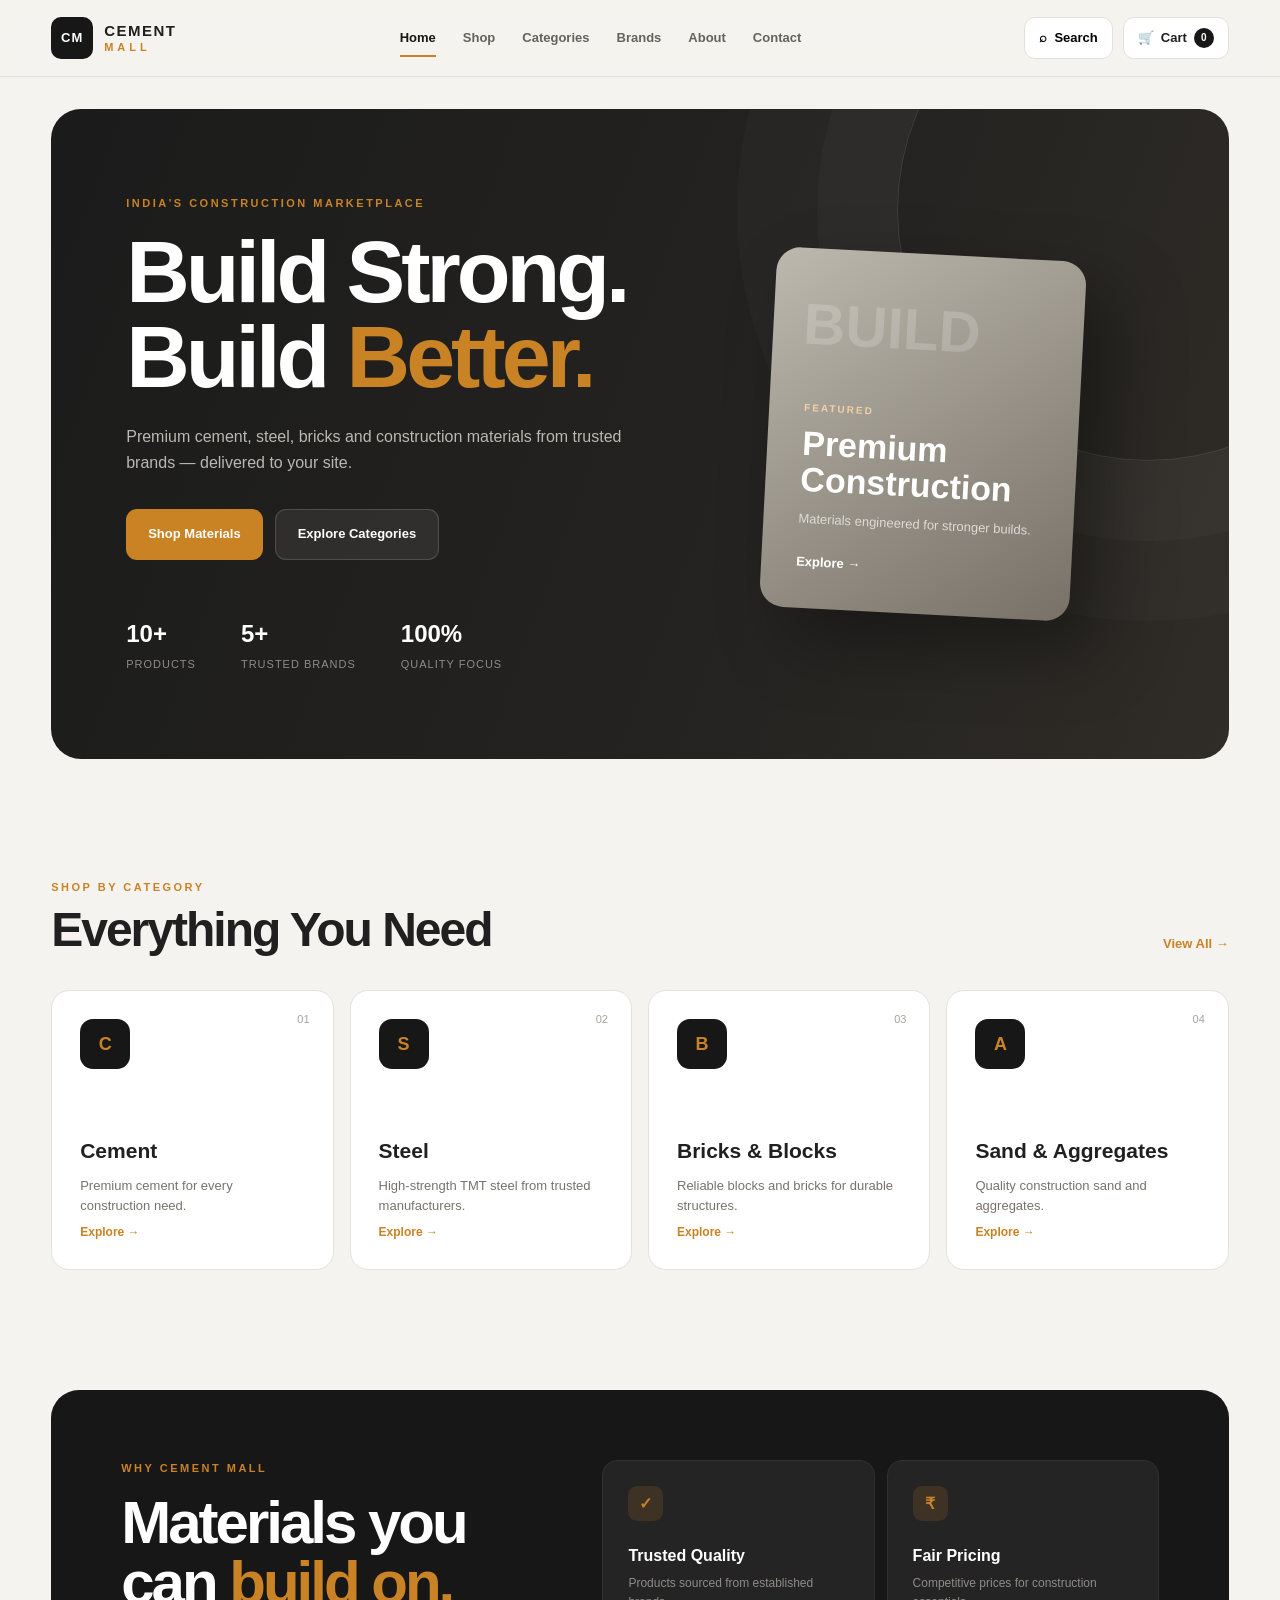
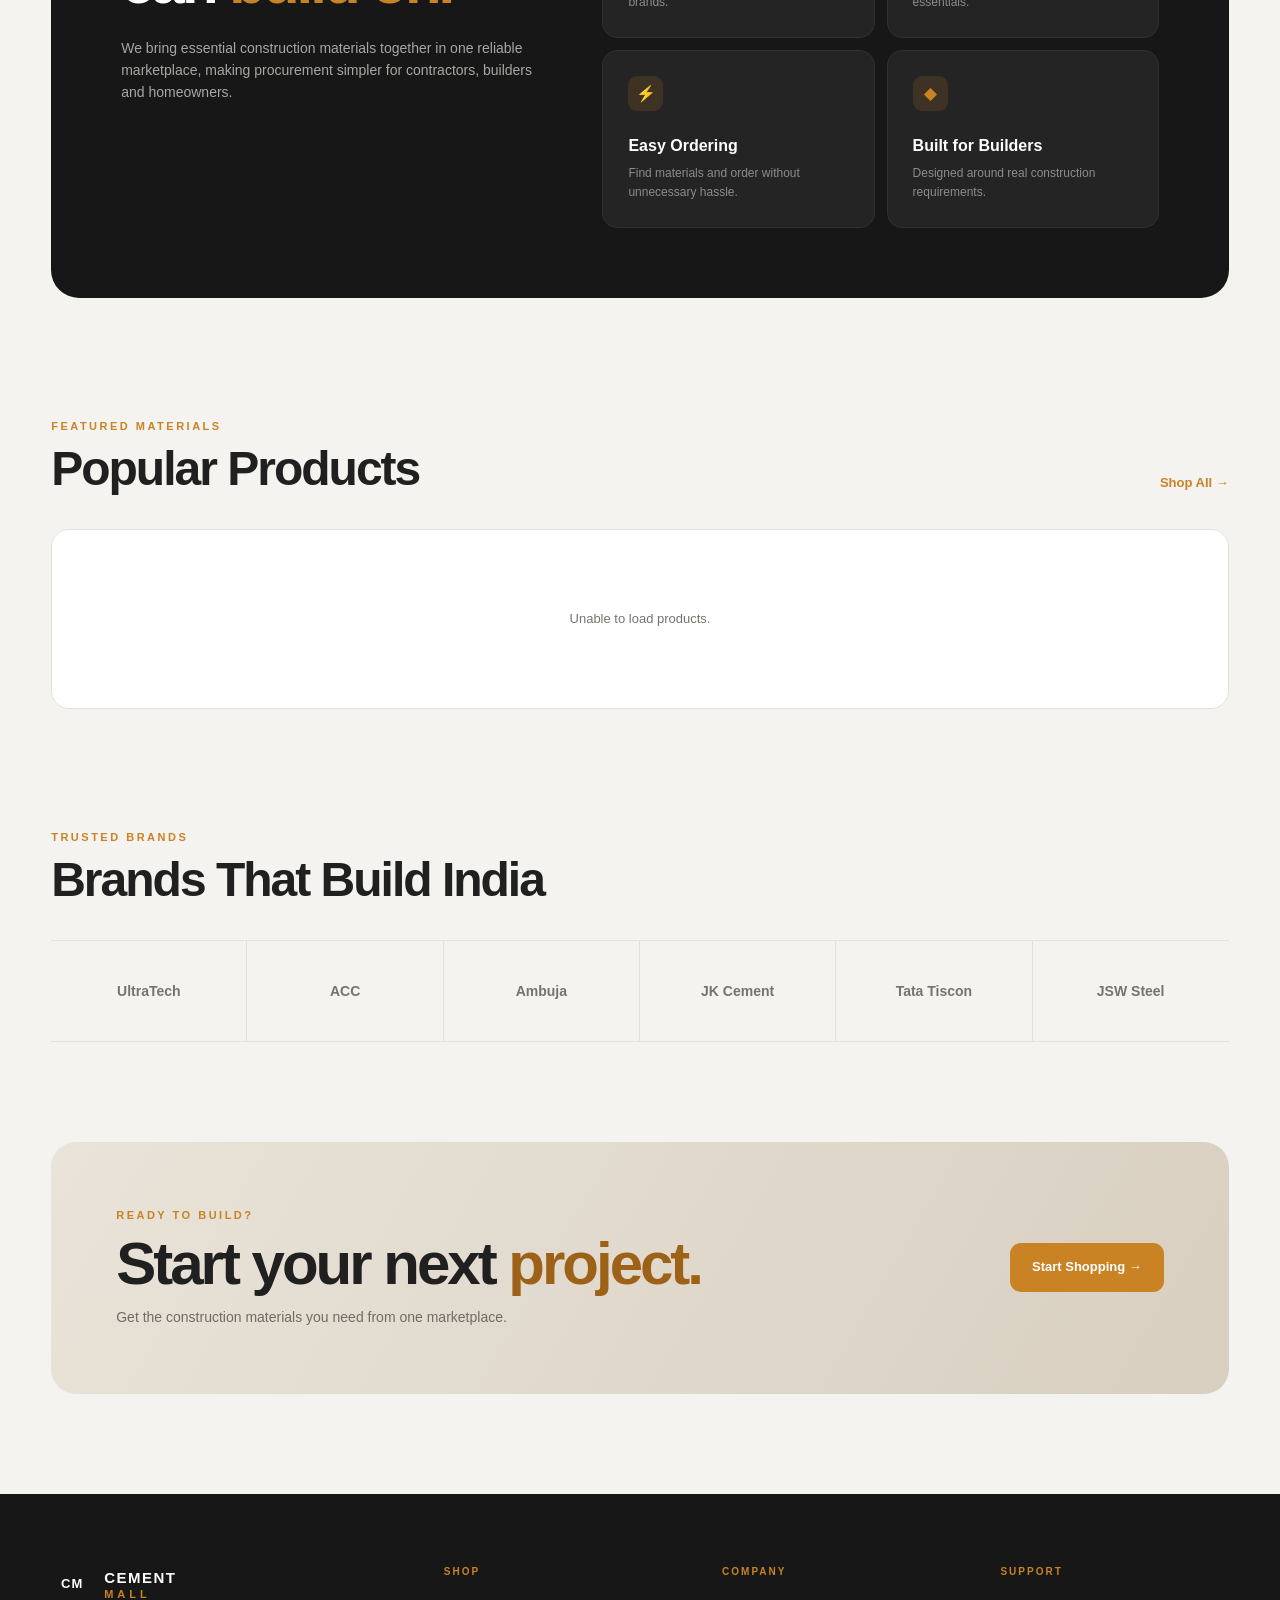
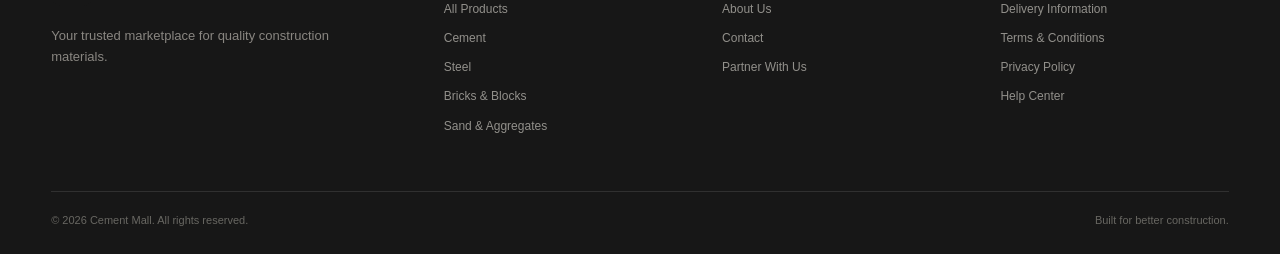
<file: frontend/Index.html>
<!DOCTYPE html>
<html lang="en">

<head>

    <meta charset="UTF-8">

    <meta
        name="viewport"
        content="width=device-width, initial-scale=1.0"
    >

    <meta
        name="description"
        content="Cement Mall - Premium construction materials from trusted brands."
    >

    <title>Cement Mall | Build Better</title>

    <link
        rel="stylesheet"
        href="css/style.css"
    >

</head>


<body>


    <!-- =====================================================
         HEADER
    ====================================================== -->

    <header class="navbar">

        <div class="nav-container">


            <!-- BRAND -->

            <a
                href="index.html"
                class="brand"
            >

                <div class="brand-mark">
                    CM
                </div>

                <div class="brand-name">

                    <strong>
                        CEMENT
                    </strong>

                    <span>
                        MALL
                    </span>

                </div>

            </a>


            <!-- NAVIGATION -->

            <nav class="nav-links">

                <a
                    href="index.html"
                    class="active"
                >
                    Home
                </a>

                <a href="shop.html">
                    Shop
                </a>

                <a href="#categories">
                    Categories
                </a>

                <a href="#brands">
                    Brands
                </a>

                <a href="#about">
                    About
                </a>

                <a href="contact.html">
                    Contact
                </a>

            </nav>


            <!-- ACTIONS -->

            <div class="nav-actions">

                <button
                    type="button"
                    class="search-trigger"
                    onclick="openSearch()"
                >

                    <span>
                        ⌕
                    </span>

                    Search

                </button>


                <a
                    href="cart.html"
                    class="cart-button"
                >

                    <span>
                        🛒
                    </span>

                    <span>
                        Cart
                    </span>

                    <small id="nav-cart-count">
                        0
                    </small>

                </a>

            </div>


        </div>

    </header>



    <!-- =====================================================
         HERO
    ====================================================== -->

    <main>


        <section class="hero">


            <div class="hero-content">


                <p class="eyebrow">
                    INDIA'S CONSTRUCTION MARKETPLACE
                </p>


                <h1>

                    Build Strong.
                    <br>

                    Build
                    <span>
                        Better.
                    </span>

                </h1>


                <p class="hero-description">

                    Premium cement, steel, bricks and
                    construction materials from trusted
                    brands — delivered to your site.

                </p>


                <div class="hero-buttons">

                    <a
                        href="shop.html"
                        class="btn btn-primary"
                    >
                        Shop Materials
                    </a>


                    <a
                        href="#categories"
                        class="btn btn-secondary"
                    >
                        Explore Categories
                    </a>

                </div>


                <!-- TRUST STATS -->

                <div class="hero-stats">

                    <div>

                        <strong>
                            10+
                        </strong>

                        <span>
                            Products
                        </span>

                    </div>


                    <div>

                        <strong>
                            5+
                        </strong>

                        <span>
                            Trusted Brands
                        </span>

                    </div>


                    <div>

                        <strong>
                            100%
                        </strong>

                        <span>
                            Quality Focus
                        </span>

                    </div>

                </div>


            </div>


            <!-- HERO VISUAL -->

            <div class="hero-visual">

                <div class="hero-card">

                    <span class="hero-card-label">
                        FEATURED
                    </span>

                    <h3>
                        Premium
                        <br>
                        Construction
                    </h3>

                    <p>
                        Materials engineered
                        for stronger builds.
                    </p>

                    <a href="shop.html">
                        Explore →
                    </a>

                </div>

            </div>


        </section>



        <!-- =================================================
             CATEGORIES
        ================================================== -->

        <section
            class="categories-section"
            id="categories"
        >

            <div class="section-heading">

                <div>

                    <p class="section-label">
                        SHOP BY CATEGORY
                    </p>

                    <h2>
                        Everything You Need
                    </h2>

                </div>


                <a
                    href="shop.html"
                    class="view-all"
                >
                    View All →
                </a>

            </div>


            <div class="category-grid">


                <!-- CEMENT -->

                <a
                    href="shop.html"
                    class="category-card"
                >

                    <div class="category-number">
                        01
                    </div>

                    <div class="category-icon">
                        C
                    </div>

                    <h3>
                        Cement
                    </h3>

                    <p>
                        Premium cement for
                        every construction need.
                    </p>

                    <span>
                        Explore →
                    </span>

                </a>


                <!-- STEEL -->

                <a
                    href="shop.html"
                    class="category-card"
                >

                    <div class="category-number">
                        02
                    </div>

                    <div class="category-icon">
                        S
                    </div>

                    <h3>
                        Steel
                    </h3>

                    <p>
                        High-strength TMT steel
                        from trusted manufacturers.
                    </p>

                    <span>
                        Explore →
                    </span>

                </a>


                <!-- BRICKS -->

                <a
                    href="shop.html"
                    class="category-card"
                >

                    <div class="category-number">
                        03
                    </div>

                    <div class="category-icon">
                        B
                    </div>

                    <h3>
                        Bricks & Blocks
                    </h3>

                    <p>
                        Reliable blocks and bricks
                        for durable structures.
                    </p>

                    <span>
                        Explore →
                    </span>

                </a>


                <!-- SAND -->

                <a
                    href="shop.html"
                    class="category-card"
                >

                    <div class="category-number">
                        04
                    </div>

                    <div class="category-icon">
                        A
                    </div>

                    <h3>
                        Sand & Aggregates
                    </h3>

                    <p>
                        Quality construction sand
                        and aggregates.
                    </p>

                    <span>
                        Explore →
                    </span>

                </a>


            </div>

        </section>



        <!-- =================================================
             WHY CEMENT MALL
        ================================================== -->

        <section
            class="why-section"
            id="about"
        >

            <div class="why-content">

                <p class="section-label">
                    WHY CEMENT MALL
                </p>

                <h2>
                    Materials you can
                    <span>
                        build on.
                    </span>
                </h2>

                <p>

                    We bring essential construction
                    materials together in one reliable
                    marketplace, making procurement
                    simpler for contractors, builders
                    and homeowners.

                </p>

            </div>


            <div class="why-grid">


                <div class="why-card">

                    <div class="why-icon">
                        ✓
                    </div>

                    <h3>
                        Trusted Quality
                    </h3>

                    <p>
                        Products sourced from
                        established brands.
                    </p>

                </div>


                <div class="why-card">

                    <div class="why-icon">
                        ₹
                    </div>

                    <h3>
                        Fair Pricing
                    </h3>

                    <p>
                        Competitive prices for
                        construction essentials.
                    </p>

                </div>


                <div class="why-card">

                    <div class="why-icon">
                        ⚡
                    </div>

                    <h3>
                        Easy Ordering
                    </h3>

                    <p>
                        Find materials and order
                        without unnecessary hassle.
                    </p>

                </div>


                <div class="why-card">

                    <div class="why-icon">
                        ◆
                    </div>

                    <h3>
                        Built for Builders
                    </h3>

                    <p>
                        Designed around real
                        construction requirements.
                    </p>

                </div>


            </div>

        </section>



        <!-- =================================================
             FEATURED PRODUCTS
        ================================================== -->

        <section class="featured-section">

            <div class="section-heading">

                <div>

                    <p class="section-label">
                        FEATURED MATERIALS
                    </p>

                    <h2>
                        Popular Products
                    </h2>

                </div>


                <a
                    href="shop.html"
                    class="view-all"
                >
                    Shop All →
                </a>

            </div>


            <div
                id="featured-products"
                class="product-grid"
            >

                <!-- Products will be loaded from backend -->

                <div class="loading-card">

                    <span>
                        Loading products...
                    </span>

                </div>

            </div>

        </section>



        <!-- =================================================
             BRANDS
        ================================================== -->

        <section
            class="brands-section"
            id="brands"
        >

            <div class="section-heading">

                <div>

                    <p class="section-label">
                        TRUSTED BRANDS
                    </p>

                    <h2>
                        Brands That Build India
                    </h2>

                </div>

            </div>


            <div class="brand-list">

                <div class="brand-item">
                    UltraTech
                </div>

                <div class="brand-item">
                    ACC
                </div>

                <div class="brand-item">
                    Ambuja
                </div>

                <div class="brand-item">
                    JK Cement
                </div>

                <div class="brand-item">
                    Tata Tiscon
                </div>

                <div class="brand-item">
                    JSW Steel
                </div>

            </div>

        </section>



        <!-- =================================================
             CTA
        ================================================== -->

        <section class="cta-section">

            <div>

                <p class="section-label">
                    READY TO BUILD?
                </p>

                <h2>
                    Start your next
                    <span>
                        project.
                    </span>
                </h2>

                <p>
                    Get the construction materials
                    you need from one marketplace.
                </p>

            </div>


            <a
                href="shop.html"
                class="btn btn-primary"
            >
                Start Shopping →
            </a>

        </section>


    </main>



    <!-- =====================================================
         FOOTER
    ====================================================== -->

    <footer class="footer">


        <div class="footer-main">


            <div class="footer-brand">


                <a
                    href="index.html"
                    class="brand"
                >

                    <div class="brand-mark">
                        CM
                    </div>

                    <div class="brand-name">

                        <strong>
                            CEMENT
                        </strong>

                        <span>
                            MALL
                        </span>

                    </div>

                </a>


                <p>

                    Your trusted marketplace
                    for quality construction
                    materials.

                </p>

            </div>



            <div class="footer-column">

                <h4>
                    SHOP
                </h4>

                <a href="shop.html">
                    All Products
                </a>

                <a href="shop.html">
                    Cement
                </a>

                <a href="shop.html">
                    Steel
                </a>

                <a href="shop.html">
                    Bricks & Blocks
                </a>

                <a href="shop.html">
                    Sand & Aggregates
                </a>

            </div>



            <div class="footer-column">

                <h4>
                    COMPANY
                </h4>

                <a href="#about">
                    About Us
                </a>

                <a href="contact.html">
                    Contact
                </a>

                <a href="#">
                    Partner With Us
                </a>

            </div>



            <div class="footer-column">

                <h4>
                    SUPPORT
                </h4>

                <a href="#">
                    Delivery Information
                </a>

                <a href="#">
                    Terms & Conditions
                </a>

                <a href="#">
                    Privacy Policy
                </a>

                <a href="#">
                    Help Center
                </a>

            </div>


        </div>



        <div class="footer-bottom">

            <span>
                © 2026 Cement Mall. All rights reserved.
            </span>

            <span>
                Built for better construction.
            </span>

        </div>


    </footer>



    <!-- =====================================================
         SCRIPTS
    ====================================================== -->

    <script src="js/products.js"></script>


    <script>

        async function initHomePage() {

            const container =
                document.getElementById(
                    "featured-products"
                );

            if (!container) {
                return;
            }


            const data =
                await loadProducts();


            if (!data || data.length === 0) {

                container.innerHTML = `

                    <div class="loading-card">

                        <span>
                            Unable to load products.
                        </span>

                    </div>

                `;

                return;

            }


            const featured =
                data.slice(0, 4);


            container.innerHTML =
                featured.map(product => `

                    <article class="product-card">

                        <div class="product-image">

                            <div class="product-placeholder">
                                ${product.category.charAt(0)}
                            </div>

                        </div>


                        <div class="product-info">

                            <span class="product-category">
                                ${product.category}
                            </span>


                            <h3>
                                ${product.name}
                            </h3>


                            <p class="product-brand">
                                ${product.brand}
                            </p>


                            <div class="product-bottom">

                                <strong>
                                    ₹${product.price.toLocaleString("en-IN")}
                                </strong>


                                <button
                                    type="button"
                                    onclick="addProductToCart(${product.id})"
                                >
                                    Add to Cart
                                </button>

                            </div>

                        </div>

                    </article>

                `).join("");

        }



        function addProductToCart(id) {

            const product =
                getProductById(id);


            if (!product) {
                return;
            }


            let cart =
                JSON.parse(
                    localStorage.getItem("cementMallCart")
                ) || [];


            const existing =
                cart.find(
                    item => item.id === product.id
                );


            if (existing) {

                existing.quantity += 1;

            } else {

                cart.push({

                    ...product,

                    quantity: 1

                });

            }


            localStorage.setItem(
                "cementMallCart",
                JSON.stringify(cart)
            );


            updateCartCount();


            alert(
                `${product.name} added to cart`
            );

        }



        function updateCartCount() {

            const cart =
                JSON.parse(
                    localStorage.getItem("cementMallCart")
                ) || [];


            const count =
                cart.reduce(
                    (total, item) =>
                        total + (item.quantity || 1),
                    0
                );


            const cartCount =
                document.getElementById(
                    "nav-cart-count"
                );


            if (cartCount) {

                cartCount.textContent =
                    count;

            }

        }



        function openSearch() {

            window.location.href =
                "shop.html";

        }



        document.addEventListener(
            "DOMContentLoaded",
            () => {

                initHomePage();

                updateCartCount();

            }
        );

    </script>


</body>

</html>
</file>
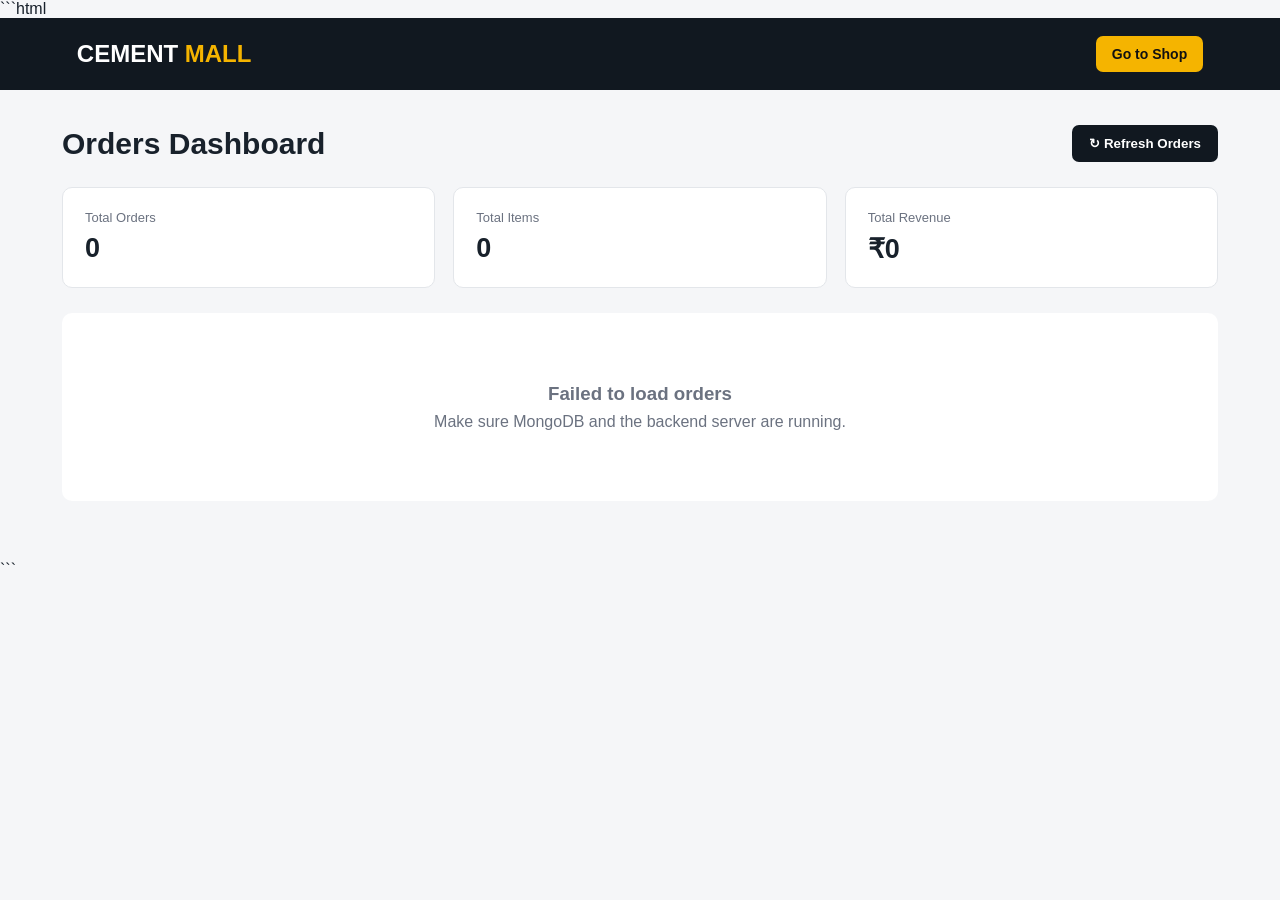
<file: frontend/admin.html>
```html
<!DOCTYPE html>
<html lang="en">
<head>
<meta charset="UTF-8">
<meta name="viewport" content="width=device-width, initial-scale=1.0">

<title>Cement Mall | Admin</title>

<style>
*{
    margin:0;
    padding:0;
    box-sizing:border-box;
    font-family:Arial,Helvetica,sans-serif;
}

body{
    background:#f5f6f8;
    color:#18212b;
}

/* HEADER */

.header{
    height:72px;
    background:#111820;
    color:white;
    display:flex;
    align-items:center;
    justify-content:space-between;
    padding:0 6%;
}

.logo{
    font-size:24px;
    font-weight:900;
}

.logo span{
    color:#f5b400;
}

.shop-link{
    color:white;
    text-decoration:none;
    background:#f5b400;
    color:#111;
    padding:10px 16px;
    border-radius:7px;
    font-weight:800;
    font-size:14px;
}

/* PAGE */

.container{
    max-width:1200px;
    margin:auto;
    padding:35px 22px 60px;
}

.title{
    display:flex;
    justify-content:space-between;
    align-items:center;
    margin-bottom:25px;
}

.title h1{
    font-size:30px;
}

.refresh{
    border:0;
    background:#111820;
    color:white;
    padding:11px 17px;
    border-radius:7px;
    cursor:pointer;
    font-weight:700;
}

.refresh:hover{
    background:#f5b400;
    color:#111;
}

/* STATS */

.stats{
    display:grid;
    grid-template-columns:repeat(3,1fr);
    gap:18px;
    margin-bottom:25px;
}

.stat{
    background:white;
    border:1px solid #e3e6ea;
    border-radius:10px;
    padding:22px;
}

.stat p{
    color:#6b7280;
    font-size:13px;
    margin-bottom:8px;
}

.stat h2{
    font-size:27px;
}

/* ORDERS */

.orders{
    display:flex;
    flex-direction:column;
    gap:15px;
}

.order{
    background:white;
    border:1px solid #e3e6ea;
    border-radius:10px;
    padding:20px;
}

.order-head{
    display:flex;
    justify-content:space-between;
    align-items:center;
    border-bottom:1px solid #eee;
    padding-bottom:15px;
    margin-bottom:15px;
}

.order-id{
    font-weight:900;
}

.status{
    background:#fff3cd;
    color:#8a6200;
    padding:6px 10px;
    border-radius:20px;
    font-size:12px;
    font-weight:800;
}

.customer{
    display:grid;
    grid-template-columns:repeat(3,1fr);
    gap:15px;
    margin-bottom:18px;
}

.customer div{
    background:#f7f8fa;
    padding:12px;
    border-radius:7px;
}

.customer small{
    display:block;
    color:#6b7280;
    font-size:11px;
    margin-bottom:5px;
}

.customer strong{
    font-size:13px;
}

.items{
    border-top:1px solid #eee;
    padding-top:15px;
}

.item{
    display:flex;
    justify-content:space-between;
    padding:9px 0;
    font-size:14px;
}

.total{
    display:flex;
    justify-content:flex-end;
    gap:10px;
    font-size:18px;
    font-weight:900;
    margin-top:15px;
}

.empty,
.loading,
.error{
    background:white;
    padding:70px;
    text-align:center;
    border-radius:10px;
    color:#6b7280;
}

/* MOBILE */

@media(max-width:700px){

    .stats{
        grid-template-columns:1fr;
    }

    .customer{
        grid-template-columns:1fr;
    }

    .title{
        gap:15px;
        align-items:flex-start;
        flex-direction:column;
    }

    .order-head{
        align-items:flex-start;
        gap:10px;
        flex-direction:column;
    }

}
</style>
</head>

<body>

<header class="header">

    <div class="logo">
        CEMENT <span>MALL</span>
    </div>

    <a
        href="shop.html"
        class="shop-link"
    >
        Go to Shop
    </a>

</header>


<main class="container">

    <div class="title">

        <h1>
            Orders Dashboard
        </h1>

        <button
            class="refresh"
            onclick="loadOrders()"
        >
            ↻ Refresh Orders
        </button>

    </div>


    <section class="stats">

        <div class="stat">

            <p>
                Total Orders
            </p>

            <h2 id="totalOrders">
                0
            </h2>

        </div>


        <div class="stat">

            <p>
                Total Items
            </p>

            <h2 id="totalItems">
                0
            </h2>

        </div>


        <div class="stat">

            <p>
                Total Revenue
            </p>

            <h2>
                ₹<span id="totalRevenue">0</span>
            </h2>

        </div>

    </section>


    <section
        class="orders"
        id="orders"
    >

        <div class="loading">
            Loading orders...
        </div>

    </section>

</main>


<script>

const API_URL = "https://cement-market.onrender.com"; 


async function loadOrders(){

    const container =
        document.getElementById(
            "orders"
        );

    container.innerHTML = `
        <div class="loading">
            Loading orders...
        </div>
    `;

    try{

        const response =
            await fetch(
                `${API_URL}/api/orders`
            );

        const data =
            await response.json();

        if(!data.success){

            throw new Error(
                data.message ||
                "Failed to fetch orders"
            );

        }

        const orders =
            data.orders || [];

        document.getElementById(
            "totalOrders"
        ).textContent =
            orders.length;


        let totalItems = 0;
        let totalRevenue = 0;

        orders.forEach(order => {

            const items =
                order.items || [];

            items.forEach(item => {

                totalItems +=
                    Number(
                        item.quantity || 0
                    );

            });

            totalRevenue +=
                Number(
                    order.total ||
                    order.totalAmount ||
                    0
                );

        });


        document.getElementById(
            "totalItems"
        ).textContent =
            totalItems;


        document.getElementById(
            "totalRevenue"
        ).textContent =
            totalRevenue;


        if(orders.length === 0){

            container.innerHTML = `
                <div class="empty">
                    <h3>
                        No orders yet
                    </h3>

                    <p style="margin-top:8px;">
                        Orders placed from the
                        checkout page will appear here.
                    </p>
                </div>
            `;

            return;
        }


        container.innerHTML = "";


        orders.forEach((order,index) => {

            const customer =
                order.customer ||
                {};

            const items =
                order.items ||
                [];


            const orderNumber =
                order._id ||
                order.id ||
                `ORDER-${index + 1}`;


            const name =
                customer.name ||
                order.name ||
                "N/A";


            const phone =
                customer.phone ||
                order.phone ||
                "N/A";


            const address =
                customer.address ||
                order.address ||
                "N/A";


            const total =
                order.total ||
                order.totalAmount ||
                0;


            const div =
                document.createElement(
                    "div"
                );

            div.className =
                "order";


            let itemsHTML = "";


            items.forEach(item => {

                const quantity =
                    item.quantity || 1;

                const price =
                    item.price || 0;


                itemsHTML += `

                    <div class="item">

                        <span>
                            ${item.name || "Product"}
                            × ${quantity}
                        </span>

                        <strong>
                            ₹${price * quantity}
                        </strong>

                    </div>

                `;

            });


            div.innerHTML = `

                <div class="order-head">

                    <div class="order-id">
                        Order #${orderNumber}
                    </div>

                    <div class="status">
                        ${order.status || "Placed"}
                    </div>

                </div>


                <div class="customer">

                    <div>

                        <small>
                            Customer
                        </small>

                        <strong>
                            ${name}
                        </strong>

                    </div>


                    <div>

                        <small>
                            Phone
                        </small>

                        <strong>
                            ${phone}
                        </strong>

                    </div>


                    <div>

                        <small>
                            Address
                        </small>

                        <strong>
                            ${address}
                        </strong>

                    </div>

                </div>


                <div class="items">

                    ${itemsHTML}

                </div>


                <div class="total">

                    <span>
                        Total:
                    </span>

                    <span>
                        ₹${total}
                    </span>

                </div>

            `;


            container.appendChild(div);

        });


    }catch(error){

        console.error(
            "Orders error:",
            error
        );

        container.innerHTML = `

            <div class="error">

                <h3>
                    Failed to load orders
                </h3>

                <p style="margin-top:8px;">
                    Make sure MongoDB and the
                    backend server are running.
                </p>

            </div>

        `;

    }

}


loadOrders();

</script>

</body>
</html>
```
</file>
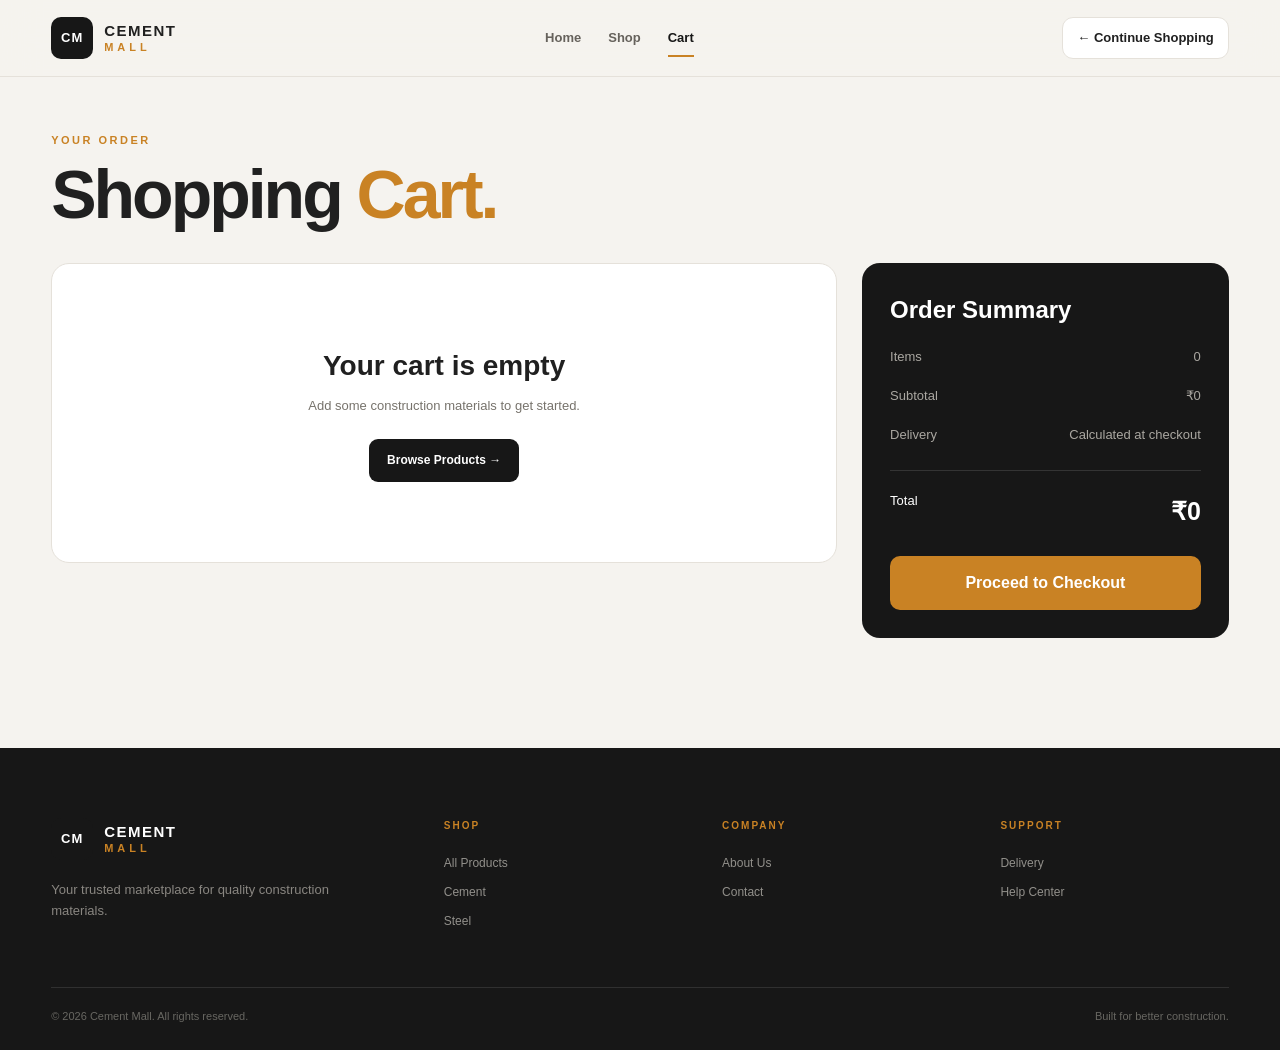
<file: frontend/cart.html>
<!DOCTYPE html>
<html lang="en">

<head>

    <meta charset="UTF-8">

    <meta
        name="viewport"
        content="width=device-width, initial-scale=1.0"
    >

    <title>Cart | Cement Mall</title>

    <link
        rel="stylesheet"
        href="css/style.css"
    >

    <style>

        .cart-page {
            width: min(1240px, 92%);
            margin: 55px auto 110px;
        }

        .cart-header {
            margin-bottom: 35px;
        }

        .cart-header h1 {
            margin-top: 10px;
            font-size: clamp(42px, 6vw, 68px);
            line-height: 1;
            letter-spacing: -3px;
        }

        .cart-header h1 span {
            color: var(--accent);
        }

        .cart-layout {
            display: grid;
            grid-template-columns: 1.5fr 0.7fr;
            gap: 25px;
            align-items: start;
        }

        .cart-items {
            display: flex;
            flex-direction: column;
            gap: 12px;
        }

        .cart-item {
            display: grid;
            grid-template-columns: 110px 1fr auto;
            gap: 20px;
            align-items: center;

            padding: 18px;

            background: white;

            border: 1px solid var(--border);

            border-radius: 16px;
        }

        .cart-item-image {
            width: 110px;
            height: 110px;

            display: grid;
            place-items: center;

            background:
                linear-gradient(
                    135deg,
                    #ddd8d0,
                    #aaa49a
                );

            border-radius: 13px;
        }

        .cart-item-symbol {
            font-size: 35px;
            font-weight: 900;
            color: rgba(0,0,0,0.45);
        }

        .cart-item-category {
            font-size: 9px;
            color: var(--accent);
            font-weight: 800;
            letter-spacing: 1.5px;
            text-transform: uppercase;
        }

        .cart-item h3 {
            margin-top: 6px;
            font-size: 17px;
        }

        .cart-item-brand {
            margin-top: 3px;
            color: var(--muted);
            font-size: 12px;
        }

        .cart-item-price {
            margin-top: 10px;
            font-size: 18px;
            font-weight: 800;
        }

        .quantity-control {
            display: flex;
            align-items: center;
            gap: 8px;
            margin-top: 12px;
        }

        .quantity-control button {
            width: 30px;
            height: 30px;

            border: 1px solid var(--border);

            background: white;

            border-radius: 7px;

            font-weight: 800;
        }

        .quantity-control button:hover {
            background: var(--dark);
            color: white;
        }

        .quantity-number {
            min-width: 25px;
            text-align: center;
            font-size: 13px;
            font-weight: 800;
        }

        .cart-item-right {
            text-align: right;
        }

        .item-total {
            font-size: 19px;
            font-weight: 800;
        }

        .remove-btn {
            margin-top: 12px;

            border: none;

            background: transparent;

            color: #9a4d42;

            font-size: 11px;
            font-weight: 700;
        }

        .remove-btn:hover {
            text-decoration: underline;
        }

        .cart-summary {
            padding: 28px;

            background: var(--dark);

            color: white;

            border-radius: 18px;

            position: sticky;
            top: 100px;
        }

        .cart-summary h2 {
            font-size: 24px;
        }

        .summary-row {
            display: flex;
            justify-content: space-between;

            margin-top: 18px;

            color: #aaa7a1;

            font-size: 13px;
        }

        .summary-row.total {
            margin-top: 25px;
            padding-top: 20px;

            border-top: 1px solid #343434;

            color: white;
        }

        .summary-row.total strong {
            font-size: 25px;
        }

        .checkout-btn {
            width: 100%;

            margin-top: 25px;

            padding: 14px;

            border: none;

            background: var(--accent);

            color: white;

            border-radius: 10px;

            font-weight: 800;

            cursor: pointer;
        }

        .checkout-btn:hover {
            background: var(--accent-dark);
        }

        .empty-cart {
            padding: 80px 30px;

            text-align: center;

            background: white;

            border: 1px solid var(--border);

            border-radius: 18px;
        }

        .empty-cart h2 {
            font-size: 28px;
        }

        .empty-cart p {
            margin-top: 8px;

            color: var(--muted);

            font-size: 13px;
        }

        .empty-cart a {
            display: inline-flex;

            margin-top: 22px;

            padding: 12px 18px;

            background: var(--dark);

            color: white;

            border-radius: 9px;

            font-size: 12px;

            font-weight: 800;
        }

        @media (max-width: 850px) {

            .cart-layout {
                grid-template-columns: 1fr;
            }

            .cart-summary {
                position: static;
            }

        }

        @media (max-width: 600px) {

            .cart-item {
                grid-template-columns: 80px 1fr;
            }

            .cart-item-image {
                width: 80px;
                height: 80px;
            }

            .cart-item-right {
                grid-column: 2;
                text-align: left;
            }

        }

    </style>

</head>


<body>


    <!-- NAVBAR -->

    <header class="navbar">

        <div class="nav-container">

            <a
                href="index.html"
                class="brand"
            >

                <div class="brand-mark">
                    CM
                </div>

                <div class="brand-name">

                    <strong>
                        CEMENT
                    </strong>

                    <span>
                        MALL
                    </span>

                </div>

            </a>


            <nav class="nav-links">

                <a href="index.html">
                    Home
                </a>

                <a href="shop.html">
                    Shop
                </a>

                <a
                    href="cart.html"
                    class="active"
                >
                    Cart
                </a>

            </nav>


            <div class="nav-actions">

                <a
                    href="shop.html"
                    class="search-trigger"
                >
                    ← Continue Shopping
                </a>

            </div>

        </div>

    </header>



    <!-- CART -->

    <main class="cart-page">


        <div class="cart-header">

            <p class="section-label">
                YOUR ORDER
            </p>

            <h1>
                Shopping
                <span>
                    Cart.
                </span>
            </h1>

        </div>


        <div class="cart-layout">


            <!-- CART ITEMS -->

            <div
                id="cart-items"
                class="cart-items"
            >

                Loading cart...

            </div>


            <!-- SUMMARY -->

            <aside class="cart-summary">

                <h2>
                    Order Summary
                </h2>


                <div class="summary-row">

                    <span>
                        Items
                    </span>

                    <span id="summary-items">
                        0
                    </span>

                </div>


                <div class="summary-row">

                    <span>
                        Subtotal
                    </span>

                    <span id="summary-subtotal">
                        ₹0
                    </span>

                </div>


                <div class="summary-row">

                    <span>
                        Delivery
                    </span>

                    <span>
                        Calculated at checkout
                    </span>

                </div>


                <div class="summary-row total">

                    <span>
                        Total
                    </span>

                    <strong id="summary-total">
                        ₹0
                    </strong>

                </div>


                <button
                    class="checkout-btn"
                    onclick="checkout()"
                >
                    Proceed to Checkout
                </button>

            </aside>


        </div>

    </main>



    <!-- FOOTER -->

    <footer class="footer">

        <div class="footer-main">


            <div class="footer-brand">

                <a
                    href="index.html"
                    class="brand"
                >

                    <div class="brand-mark">
                        CM
                    </div>

                    <div class="brand-name">

                        <strong>
                            CEMENT
                        </strong>

                        <span>
                            MALL
                        </span>

                    </div>

                </a>

                <p>
                    Your trusted marketplace
                    for quality construction materials.
                </p>

            </div>


            <div class="footer-column">

                <h4>
                    SHOP
                </h4>

                <a href="shop.html">
                    All Products
                </a>

                <a href="shop.html">
                    Cement
                </a>

                <a href="shop.html">
                    Steel
                </a>

            </div>


            <div class="footer-column">

                <h4>
                    COMPANY
                </h4>

                <a href="index.html#about">
                    About Us
                </a>

                <a href="#">
                    Contact
                </a>

            </div>


            <div class="footer-column">

                <h4>
                    SUPPORT
                </h4>

                <a href="#">
                    Delivery
                </a>

                <a href="#">
                    Help Center
                </a>

            </div>


        </div>


        <div class="footer-bottom">

            <span>
                © 2026 Cement Mall.
                All rights reserved.
            </span>

            <span>
                Built for better construction.
            </span>

        </div>

    </footer>



    <!-- JAVASCRIPT -->

    <script>

        let cart = [];


        function loadCart() {

            cart =
                JSON.parse(
                    localStorage.getItem(
                        "cementMallCart"
                    )
                ) || [];


            renderCart();

        }


        function renderCart() {

            const container =
                document.getElementById(
                    "cart-items"
                );


            if (cart.length === 0) {

                container.innerHTML = `

                    <div class="empty-cart">

                        <h2>
                            Your cart is empty
                        </h2>

                        <p>
                            Add some construction
                            materials to get started.
                        </p>

                        <a href="shop.html">
                            Browse Products →
                        </a>

                    </div>

                `;

                updateSummary();

                return;

            }


            container.innerHTML = cart.map(
                item => `

                    <article class="cart-item">


                        <div class="cart-item-image">

                            <div class="cart-item-symbol">
                                ${item.category.charAt(0)}
                            </div>

                        </div>


                        <div>

                            <span class="cart-item-category">
                                ${item.category}
                            </span>

                            <h3>
                                ${item.name}
                            </h3>

                            <p class="cart-item-brand">
                                ${item.brand}
                            </p>

                            <p class="cart-item-price">
                                ₹${Number(item.price)
                                    .toLocaleString("en-IN")}
                            </p>


                            <div class="quantity-control">

                                <button
                                    onclick="changeQuantity(
                                        ${item.id},
                                        -1
                                    )"
                                >
                                    −
                                </button>

                                <span class="quantity-number">
                                    ${item.quantity}
                                </span>

                                <button
                                    onclick="changeQuantity(
                                        ${item.id},
                                        1
                                    )"
                                >
                                    +
                                </button>

                            </div>

                        </div>


                        <div class="cart-item-right">

                            <div class="item-total">

                                ₹${(
                                    Number(item.price) *
                                    Number(item.quantity)
                                ).toLocaleString("en-IN")}

                            </div>


                            <button
                                class="remove-btn"
                                onclick="removeItem(${item.id})"
                            >
                                Remove
                            </button>

                        </div>


                    </article>

                `
            ).join("");


            updateSummary();

        }


        function changeQuantity(id, amount) {

            const item =
                cart.find(
                    product => product.id === id
                );


            if (!item) {
                return;
            }


            item.quantity += amount;


            if (item.quantity <= 0) {

                cart =
                    cart.filter(
                        product => product.id !== id
                    );

            }


            saveCart();

        }


        function removeItem(id) {

            cart =
                cart.filter(
                    product => product.id !== id
                );


            saveCart();

        }


        function saveCart() {

            localStorage.setItem(
                "cementMallCart",
                JSON.stringify(cart)
            );


            renderCart();

        }


        function updateSummary() {

            const itemCount =
                cart.reduce(
                    (total, item) =>
                        total + Number(item.quantity),
                    0
                );


            const subtotal =
                cart.reduce(
                    (total, item) =>
                        total +
                        Number(item.price) *
                        Number(item.quantity),
                    0
                );


            document.getElementById(
                "summary-items"
            ).textContent = itemCount;


            document.getElementById(
                "summary-subtotal"
            ).textContent =
                `₹${subtotal.toLocaleString("en-IN")}`;


            document.getElementById(
                "summary-total"
            ).textContent =
                `₹${subtotal.toLocaleString("en-IN")}`;

        }


        function checkout() {

            if (cart.length === 0) {

                alert(
                    "Your cart is empty."
                );

                return;

            }


            alert(
                "Checkout system will be added next."
            );

        }


        document.addEventListener(
            "DOMContentLoaded",
            loadCart
        );

    </script>


</body>

</html>
</file>
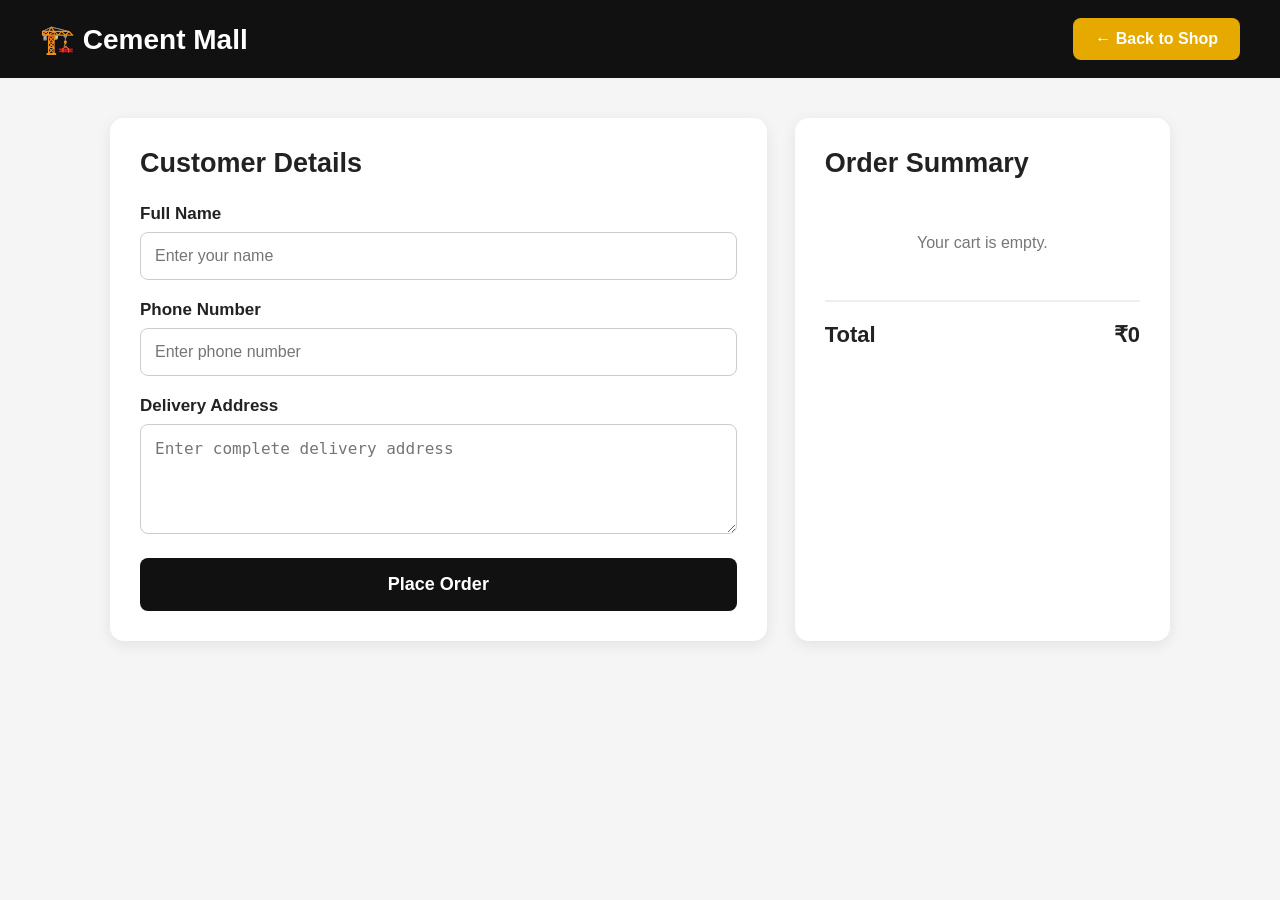
<file: frontend/checkout.html>
<!DOCTYPE html>
<html lang="en">
<head>
    <meta charset="UTF-8">
    <meta name="viewport" content="width=device-width, initial-scale=1.0">

    <title>Cement Mall - Checkout</title>

    <style>
        * {
            box-sizing: border-box;
            margin: 0;
            padding: 0;
        }

        body {
            font-family: Arial, sans-serif;
            background: #f5f5f5;
            color: #222;
        }

        header {
            background: #111;
            color: white;
            padding: 18px 40px;
            display: flex;
            justify-content: space-between;
            align-items: center;
        }

        header h1 {
            font-size: 28px;
        }

        header a {
            color: white;
            text-decoration: none;
            background: #e5a900;
            padding: 12px 22px;
            border-radius: 8px;
            font-weight: bold;
        }

        .container {
            max-width: 1100px;
            margin: 40px auto;
            padding: 0 20px;
        }

        .checkout-grid {
            display: grid;
            grid-template-columns: 1.4fr 0.8fr;
            gap: 28px;
        }

        .box {
            background: white;
            padding: 30px;
            border-radius: 14px;
            box-shadow: 0 4px 15px rgba(0,0,0,0.08);
        }

        .box h2 {
            font-size: 27px;
            margin-bottom: 25px;
        }

        label {
            display: block;
            font-size: 17px;
            font-weight: bold;
            margin-bottom: 8px;
        }

        input,
        textarea {
            width: 100%;
            padding: 14px;
            border: 1px solid #ccc;
            border-radius: 8px;
            font-size: 16px;
            margin-bottom: 20px;
        }

        textarea {
            height: 110px;
            resize: vertical;
        }

        .place-order {
            width: 100%;
            padding: 16px;
            border: none;
            border-radius: 8px;
            background: #111;
            color: white;
            font-size: 18px;
            font-weight: bold;
            cursor: pointer;
        }

        .place-order:hover {
            background: #e5a900;
        }

        .place-order:disabled {
            opacity: 0.7;
            cursor: not-allowed;
        }

        .product {
            display: flex;
            justify-content: space-between;
            align-items: center;
            padding: 15px 0;
            border-bottom: 1px solid #eee;
        }

        .product-name {
            font-size: 17px;
            font-weight: bold;
        }

        .product-info {
            color: #777;
            margin-top: 5px;
            font-size: 14px;
        }

        .price {
            font-weight: bold;
            font-size: 17px;
        }

        .total-row {
            display: flex;
            justify-content: space-between;
            border-top: 2px solid #eee;
            margin-top: 18px;
            padding-top: 20px;
            font-size: 22px;
            font-weight: bold;
        }

        .empty {
            text-align: center;
            color: #777;
            padding: 30px 0;
        }

        .error {
            display: none;
            margin-top: 20px;
            padding: 15px;
            background: #ffe0e0;
            color: #a00000;
            border-radius: 8px;
            font-weight: bold;
        }

        @media (max-width: 800px) {
            .checkout-grid {
                grid-template-columns: 1fr;
            }

            header {
                padding: 15px 20px;
            }

            header h1 {
                font-size: 22px;
            }
        }
    </style>
</head>

<body>

<header>

    <h1>🏗️ Cement Mall</h1>

    <a href="shop.html">
        ← Back to Shop
    </a>

</header>


<div class="container">

    <div class="checkout-grid">

        <!-- CUSTOMER DETAILS -->

        <div class="box">

            <h2>Customer Details</h2>

            <form id="checkoutForm">

                <label for="customerName">
                    Full Name
                </label>

                <input
                    type="text"
                    id="customerName"
                    placeholder="Enter your name"
                    required
                >


                <label for="customerPhone">
                    Phone Number
                </label>

                <input
                    type="tel"
                    id="customerPhone"
                    placeholder="Enter phone number"
                    required
                >


                <label for="customerAddress">
                    Delivery Address
                </label>

                <textarea
                    id="customerAddress"
                    placeholder="Enter complete delivery address"
                    required
                ></textarea>


                <button
                    type="submit"
                    class="place-order"
                    id="placeOrderBtn"
                >
                    Place Order
                </button>

            </form>


            <!-- ERROR -->

            <div id="errorMessage" class="error"></div>

        </div>


        <!-- ORDER SUMMARY -->

        <div class="box">

            <h2>Order Summary</h2>

            <div id="cartItems"></div>

            <div class="total-row">

                <span>Total</span>

                <span id="totalAmount">
                    ₹0
                </span>

            </div>

        </div>

    </div>

</div>


<script>

    // ==========================================
    // GET CART FROM LOCAL STORAGE
    // ==========================================

    let cart =
        JSON.parse(localStorage.getItem("cart")) || [];


    const cartItems =
        document.getElementById("cartItems");


    const totalAmount =
        document.getElementById("totalAmount");


    let orderTotal = 0;


    // ==========================================
    // DISPLAY CART
    // ==========================================

    function displayCart() {

        cartItems.innerHTML = "";

        orderTotal = 0;


        if (cart.length === 0) {

            cartItems.innerHTML = `
                <div class="empty">
                    Your cart is empty.
                </div>
            `;

            totalAmount.textContent = "₹0";

            return;
        }


        cart.forEach(function(item) {

            const price =
                Number(item.price) || 0;


            const quantity =
                Number(item.quantity) || 1;


            const itemTotal =
                price * quantity;


            orderTotal += itemTotal;


            const product =
                document.createElement("div");


            product.className = "product";


            product.innerHTML = `

                <div>

                    <div class="product-name">
                        ${item.name || "Product"}
                    </div>

                    <div class="product-info">
                        Quantity: ${quantity}
                    </div>

                </div>

                <div class="price">
                    ₹${itemTotal.toLocaleString("en-IN")}
                </div>

            `;


            cartItems.appendChild(product);

        });


        totalAmount.textContent =
            "₹" + orderTotal.toLocaleString("en-IN");
    }


    // ==========================================
    // SHOW CART
    // ==========================================

    displayCart();


    // ==========================================
    // PLACE ORDER
    // ==========================================

    document
        .getElementById("checkoutForm")
        .addEventListener(
            "submit",
            async function(event) {

                event.preventDefault();


                const name =
                    document
                        .getElementById("customerName")
                        .value
                        .trim();


                const phone =
                    document
                        .getElementById("customerPhone")
                        .value
                        .trim();


                const address =
                    document
                        .getElementById("customerAddress")
                        .value
                        .trim();


                const errorMessage =
                    document.getElementById(
                        "errorMessage"
                    );


                const placeOrderBtn =
                    document.getElementById(
                        "placeOrderBtn"
                    );


                errorMessage.style.display =
                    "none";


                // ==================================
                // CHECK CART
                // ==================================

                if (cart.length === 0) {

                    errorMessage.textContent =
                        "Your cart is empty. Please add a product first.";

                    errorMessage.style.display =
                        "block";

                    return;
                }


                // ==================================
                // CALCULATE TOTAL
                // ==================================

                const finalTotal =
                    Number(orderTotal);


                if (
                    !Number.isFinite(finalTotal) ||
                    finalTotal <= 0
                ) {

                    errorMessage.textContent =
                        "Order total is invalid.";

                    errorMessage.style.display =
                        "block";

                    return;
                }


                // ==================================
                // ORDER DATA
                // ==================================

                const orderData = {

                    customer: {

                        name: name,

                        phone: phone,

                        address: address

                    },

                    items: cart,

                    total: finalTotal

                };


                console.log(
                    "Sending order:",
                    orderData
                );


                // ==================================
                // DISABLE BUTTON
                // ==================================

                placeOrderBtn.disabled = true;

                placeOrderBtn.textContent =
                    "Placing Order...";


                // ==================================
                // SEND TO BACKEND
                // ==================================

                try {

                    const response =
    await fetch(
        "https://cement-market.onrender.com/api/orders",
        {
           method: "POST",

headers: {
    "Content-Type": "application/json"
},

body:
    JSON.stringify(
        orderData
    )
                            }
                        );


                    const data =
                        await response.json();


                    console.log(
                        "Server response:",
                        data
                    );


                    // ==================================
                    // BACKEND ERROR
                    // ==================================

                    if (!response.ok) {

                        throw new Error(
                            data.message ||
                            data.error ||
                            "Failed to place order"
                        );

                    }


                    // ==================================
                    // SAVE ORDER FOR SUCCESS PAGE
                    // ==================================

                    localStorage.setItem(
                        "lastOrder",
                        JSON.stringify({
                            customer: {
                                name: name,
                                phone: phone,
                                address: address
                            },

                            items: cart,

                            total: finalTotal,

                            orderId:
                                data._id ||
                                data.orderId ||
                                ""
                        })
                    );


                    // ==================================
                    // CLEAR CART
                    // ==================================

                    localStorage.removeItem("cart");


                    // ==================================
                    // GO TO SUCCESS PAGE
                    // ==================================

                    window.location.href =
                        "order-success.html";


                } catch (error) {

                    console.error(
                        "Order error:",
                        error
                    );


                    errorMessage.textContent =
                        "❌ " + error.message;


                    errorMessage.style.display =
                        "block";


                    placeOrderBtn.disabled =
                        false;


                    placeOrderBtn.textContent =
                        "Place Order";
                }

            }
        );

</script>

</body>
</html>
</file>
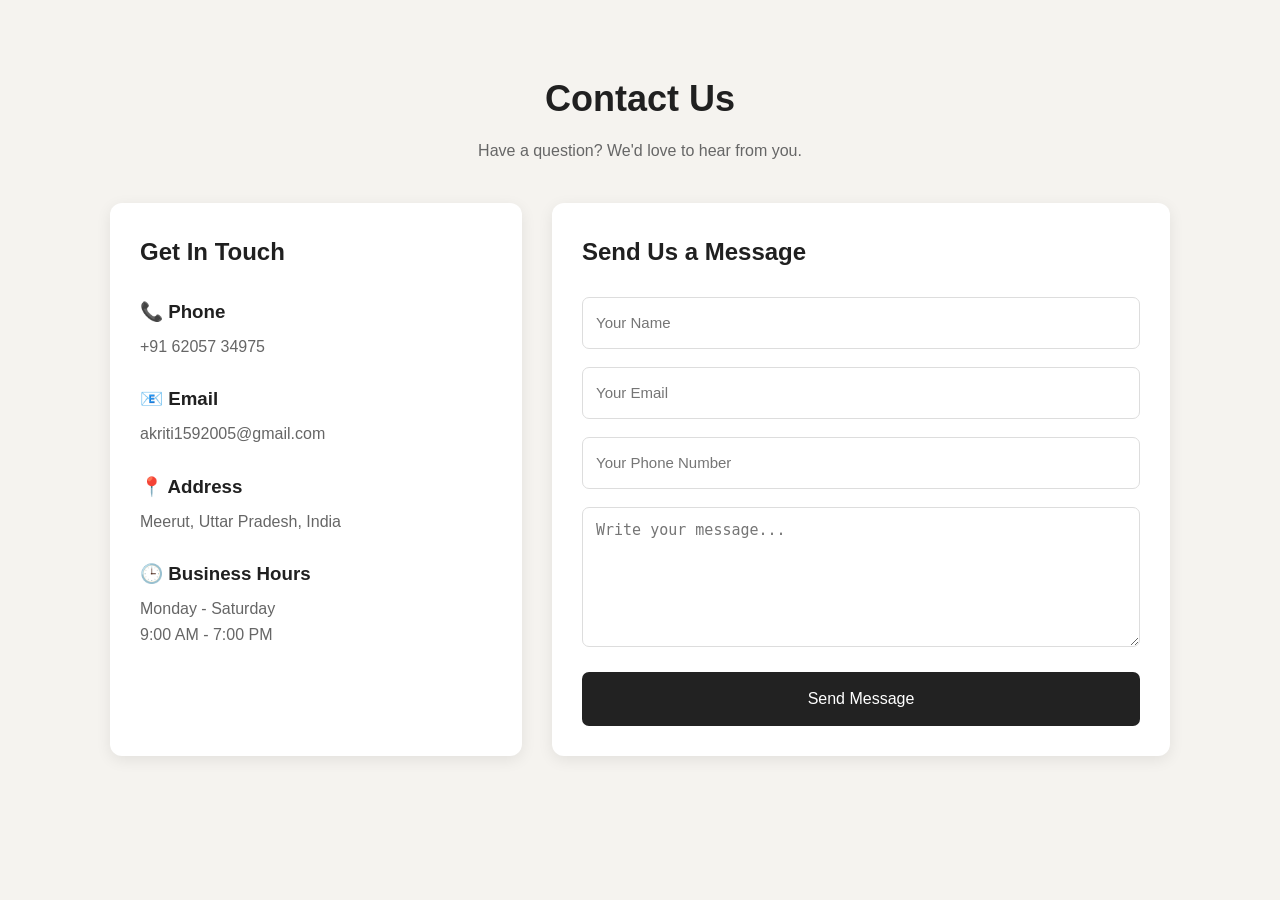
<file: frontend/contact.html>
<!DOCTYPE html>
<html lang="en">
<head>
    <meta charset="UTF-8">
    <meta name="viewport" content="width=device-width, initial-scale=1.0">

    <title>Contact Us - Cement Mall</title>

    <link rel="stylesheet" href="css/style.css">

    <style>
        .contact-page {
            max-width: 1100px;
            margin: 50px auto;
            padding: 20px;
        }

        .contact-title {
            text-align: center;
            margin-bottom: 40px;
        }

        .contact-title h1 {
            font-size: 36px;
            margin-bottom: 10px;
        }

        .contact-title p {
            color: #666;
            font-size: 16px;
        }

        .contact-container {
            display: grid;
            grid-template-columns: 1fr 1.5fr;
            gap: 30px;
        }

        .contact-info,
        .contact-form {
            background: #fff;
            padding: 30px;
            border-radius: 12px;
            box-shadow: 0 4px 15px rgba(0, 0, 0, 0.08);
        }

        .contact-info h2,
        .contact-form h2 {
            margin-bottom: 25px;
        }

        .contact-item {
            margin-bottom: 25px;
        }

        .contact-item h3 {
            margin-bottom: 7px;
        }

        .contact-item p {
            margin: 0;
            color: #666;
            line-height: 1.6;
        }

        .contact-item a {
            color: inherit;
            text-decoration: none;
        }

        .contact-form input,
        .contact-form textarea {
            width: 100%;
            padding: 13px;
            margin-bottom: 18px;
            border: 1px solid #ddd;
            border-radius: 7px;
            font-size: 15px;
            box-sizing: border-box;
        }

        .contact-form textarea {
            min-height: 140px;
            resize: vertical;
        }

        .contact-form button {
            width: 100%;
            padding: 14px;
            border: none;
            border-radius: 7px;
            background: #222;
            color: white;
            font-size: 16px;
            cursor: pointer;
        }

        .contact-form button:hover {
            opacity: 0.9;
        }

        #formMessage {
            display: none;
            margin-top: 15px;
            padding: 12px;
            border-radius: 6px;
            background: #e8f5e9;
            color: #2e7d32;
            text-align: center;
        }

        @media (max-width: 768px) {
            .contact-container {
                grid-template-columns: 1fr;
            }

            .contact-title h1 {
                font-size: 28px;
            }

            .contact-page {
                margin: 30px auto;
            }
        }
    </style>
</head>

<body>

    <!-- Contact Page -->
    <main class="contact-page">

        <div class="contact-title">
            <h1>Contact Us</h1>
            <p>Have a question? We'd love to hear from you.</p>
        </div>

        <div class="contact-container">

            <!-- Contact Information -->
            <div class="contact-info">

                <h2>Get In Touch</h2>

                <div class="contact-item">
                    <h3>📞 Phone</h3>
                    <p>
                        <a href="tel:+916205734975">
                            +91 62057 34975
                        </a>
                    </p>
                </div>

                <div class="contact-item">
                    <h3>📧 Email</h3>
                    <p>
                        <a href="mailto:akriti1592005@gmail.com">
                            akriti1592005@gmail.com
                        </a>
                    </p>
                </div>

                <div class="contact-item">
                    <h3>📍 Address</h3>
                    <p>
                        Meerut, Uttar Pradesh, India
                    </p>
                </div>

                <div class="contact-item">
                    <h3>🕒 Business Hours</h3>
                    <p>
                        Monday - Saturday<br>
                        9:00 AM - 7:00 PM
                    </p>
                </div>

            </div>


            <!-- Contact Form -->
            <div class="contact-form">

                <h2>Send Us a Message</h2>

                <form id="contactForm">

                    <input
                        type="text"
                        id="name"
                        placeholder="Your Name"
                        required
                    >

                    <input
                        type="email"
                        id="email"
                        placeholder="Your Email"
                        required
                    >

                    <input
                        type="tel"
                        id="phone"
                        placeholder="Your Phone Number"
                    >

                    <textarea
                        id="message"
                        placeholder="Write your message..."
                        required
                    ></textarea>

                    <button type="submit">
                        Send Message
                    </button>

                </form>

                <div id="formMessage">
                    Your message has been received successfully!
                </div>

            </div>

        </div>

    </main>


    <script>
        document
            .getElementById("contactForm")
            .addEventListener("submit", function(event) {

                event.preventDefault();

                document.getElementById("formMessage").style.display = "block";

                document.getElementById("contactForm").reset();

            });
    </script>

</body>
</html>
</file>
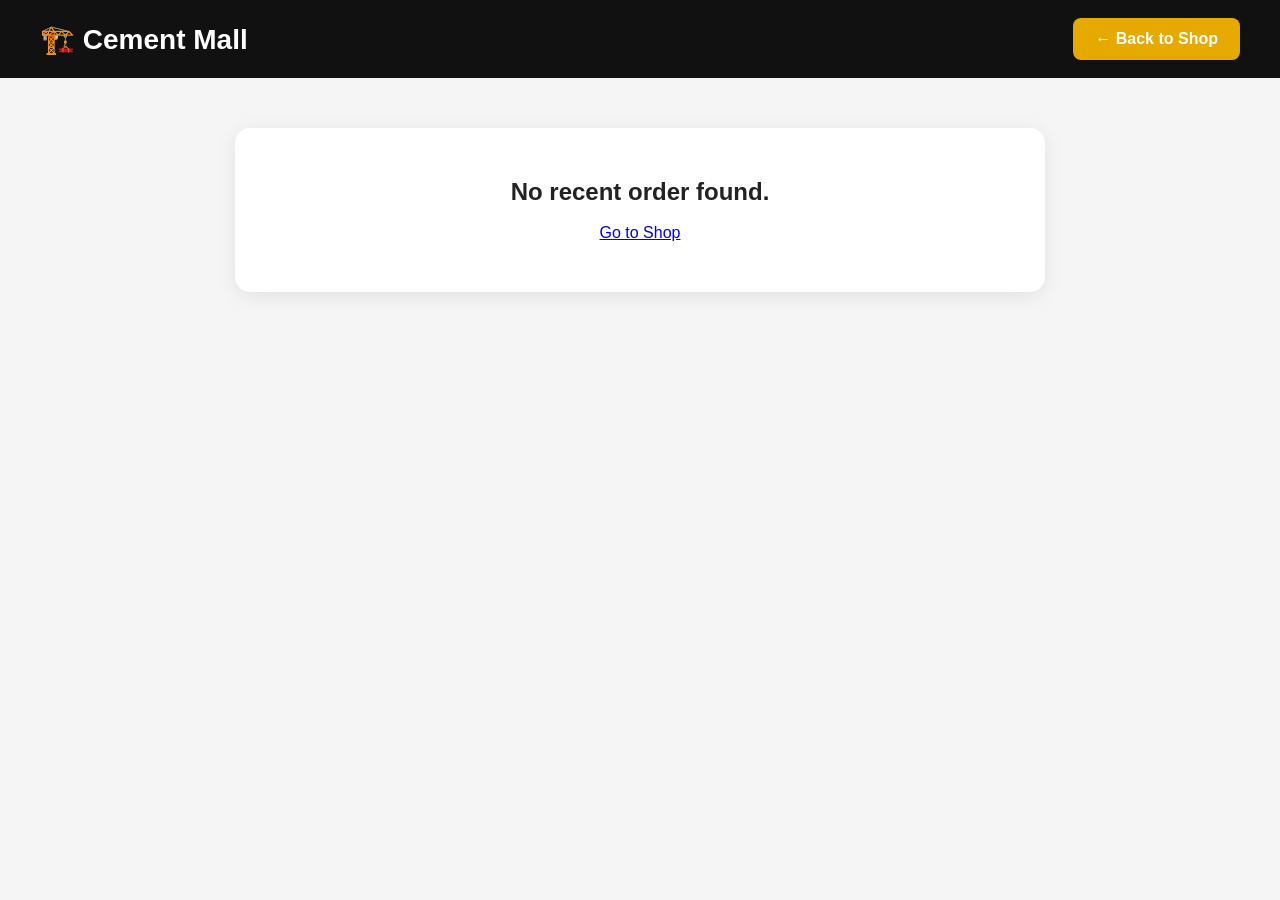
<file: frontend/order-success.html>
<!DOCTYPE html>
<html lang="en">

<head>

    <meta charset="UTF-8">

    <meta
        name="viewport"
        content="width=device-width, initial-scale=1.0"
    >

    <title>Order Successful - Cement Mall</title>


    <style>

        * {
            box-sizing: border-box;
            margin: 0;
            padding: 0;
        }


        body {
            font-family: Arial, sans-serif;
            background: #f5f5f5;
            color: #222;
        }


        header {
            background: #111;
            color: white;
            padding: 18px 40px;
            display: flex;
            justify-content: space-between;
            align-items: center;
        }


        header h1 {
            font-size: 28px;
        }


        header a {
            color: white;
            text-decoration: none;
            background: #e5a900;
            padding: 12px 22px;
            border-radius: 8px;
            font-weight: bold;
        }


        .container {
            max-width: 850px;
            margin: 50px auto;
            padding: 0 20px;
        }


        .success-box {
            background: white;
            padding: 40px;
            border-radius: 15px;
            box-shadow: 0 4px 20px rgba(0,0,0,0.08);
        }


        .success-title {
            text-align: center;
            color: #137333;
            font-size: 30px;
            font-weight: bold;
            margin-bottom: 30px;
        }


        .customer-details {
            background: #f0fff0;
            border: 1px solid #b7dfb7;
            border-radius: 10px;
            padding: 22px;
            margin-bottom: 30px;
        }


        .customer-details h2 {
            margin-bottom: 15px;
        }


        .detail {
            font-size: 17px;
            margin: 10px 0;
        }


        .order-items h2 {
            margin-bottom: 15px;
        }


        .item {
            display: flex;
            justify-content: space-between;
            padding: 15px 0;
            border-bottom: 1px solid #eee;
        }


        .item-name {
            font-weight: bold;
        }


        .item-info {
            color: #777;
            margin-top: 5px;
        }


        .item-price {
            font-weight: bold;
        }


        .total {
            display: flex;
            justify-content: space-between;
            border-top: 2px solid #222;
            margin-top: 20px;
            padding-top: 20px;
            font-size: 24px;
            font-weight: bold;
        }


        .buttons {
            display: flex;
            gap: 15px;
            margin-top: 30px;
        }


        .buttons a {
            flex: 1;
            text-align: center;
            padding: 15px;
            border-radius: 8px;
            text-decoration: none;
            font-weight: bold;
        }


        .shop-btn {
            background: #111;
            color: white;
        }


        .home-btn {
            background: #e5a900;
            color: white;
        }


        .no-order {
            text-align: center;
            padding: 50px;
        }


        @media (max-width: 600px) {

            header {
                padding: 15px 20px;
            }

            header h1 {
                font-size: 21px;
            }

            header a {
                padding: 10px;
            }

            .success-box {
                padding: 22px;
            }

            .success-title {
                font-size: 24px;
            }

            .buttons {
                flex-direction: column;
            }
        }

    </style>

</head>


<body>


<header>

    <h1>🏗️ Cement Mall</h1>

    <a href="shop.html">
        ← Back to Shop
    </a>

</header>



<div class="container">

    <div
        class="success-box"
        id="successBox"
    >

        <div class="success-title">

            ✅ Order Placed Successfully!

        </div>


        <!-- CUSTOMER DETAILS -->

        <div class="customer-details">

            <h2>
                Customer Details
            </h2>


            <div class="detail">

                <strong>Name:</strong>

                <span id="customerName"></span>

            </div>


            <div class="detail">

                <strong>Phone:</strong>

                <span id="customerPhone"></span>

            </div>


            <div class="detail">

                <strong>Delivery Address:</strong>

                <span id="customerAddress"></span>

            </div>


            <div
                class="detail"
                id="orderIdBox"
            >

                <strong>Order ID:</strong>

                <span id="orderId"></span>

            </div>

        </div>



        <!-- ORDER ITEMS -->

        <div class="order-items">

            <h2>
                Order Details
            </h2>


            <div id="orderItems"></div>


            <div class="total">

                <span>
                    Total
                </span>

                <span id="orderTotal">
                    ₹0
                </span>

            </div>

        </div>



        <div class="buttons">

            <a
                href="shop.html"
                class="shop-btn"
            >
                Continue Shopping
            </a>


            <a
                href="index.html"
                class="home-btn"
            >
                Home
            </a>

        </div>

    </div>


    <div
        class="success-box no-order"
        id="noOrder"
        style="display:none;"
    >

        <h2>
            No recent order found.
        </h2>

        <br>

        <a href="shop.html">
            Go to Shop
        </a>

    </div>

</div>



<script>

    // ==========================================
    // GET LAST ORDER
    // ==========================================

    const lastOrder =
        JSON.parse(
            localStorage.getItem("lastOrder")
        );


    const successBox =
        document.getElementById(
            "successBox"
        );


    const noOrder =
        document.getElementById(
            "noOrder"
        );


    // ==========================================
    // CHECK ORDER
    // ==========================================

    if (!lastOrder) {

        successBox.style.display =
            "none";

        noOrder.style.display =
            "block";

    } else {


        // ======================================
        // CUSTOMER DETAILS
        // ======================================

        document.getElementById(
            "customerName"
        ).textContent =
            lastOrder.customer.name;


        document.getElementById(
            "customerPhone"
        ).textContent =
            lastOrder.customer.phone;


        document.getElementById(
            "customerAddress"
        ).textContent =
            lastOrder.customer.address;


        // ======================================
        // ORDER ID
        // ======================================

        if (lastOrder.orderId) {

            document.getElementById(
                "orderId"
            ).textContent =
                lastOrder.orderId;

        } else {

            document.getElementById(
                "orderIdBox"
            ).style.display =
                "none";

        }


        // ======================================
        // ORDER ITEMS
        // ======================================

        const orderItems =
            document.getElementById(
                "orderItems"
            );


        orderItems.innerHTML = "";


        lastOrder.items.forEach(
            function(item) {

                const price =
                    Number(item.price) || 0;


                const quantity =
                    Number(item.quantity) || 1;


                const itemTotal =
                    price * quantity;


                const div =
                    document.createElement(
                        "div"
                    );


                div.className =
                    "item";


                div.innerHTML = `

                    <div>

                        <div class="item-name">
                            ${item.name || "Product"}
                        </div>

                        <div class="item-info">
                            Quantity: ${quantity}
                        </div>

                    </div>

                    <div class="item-price">
                        ₹${itemTotal.toLocaleString("en-IN")}
                    </div>

                `;


                orderItems.appendChild(div);

            }
        );


        // ======================================
        // TOTAL
        // ======================================

        document.getElementById(
            "orderTotal"
        ).textContent =
            "₹" +
            Number(
                lastOrder.total
            ).toLocaleString("en-IN");

    }

</script>


</body>
</html>
</file>
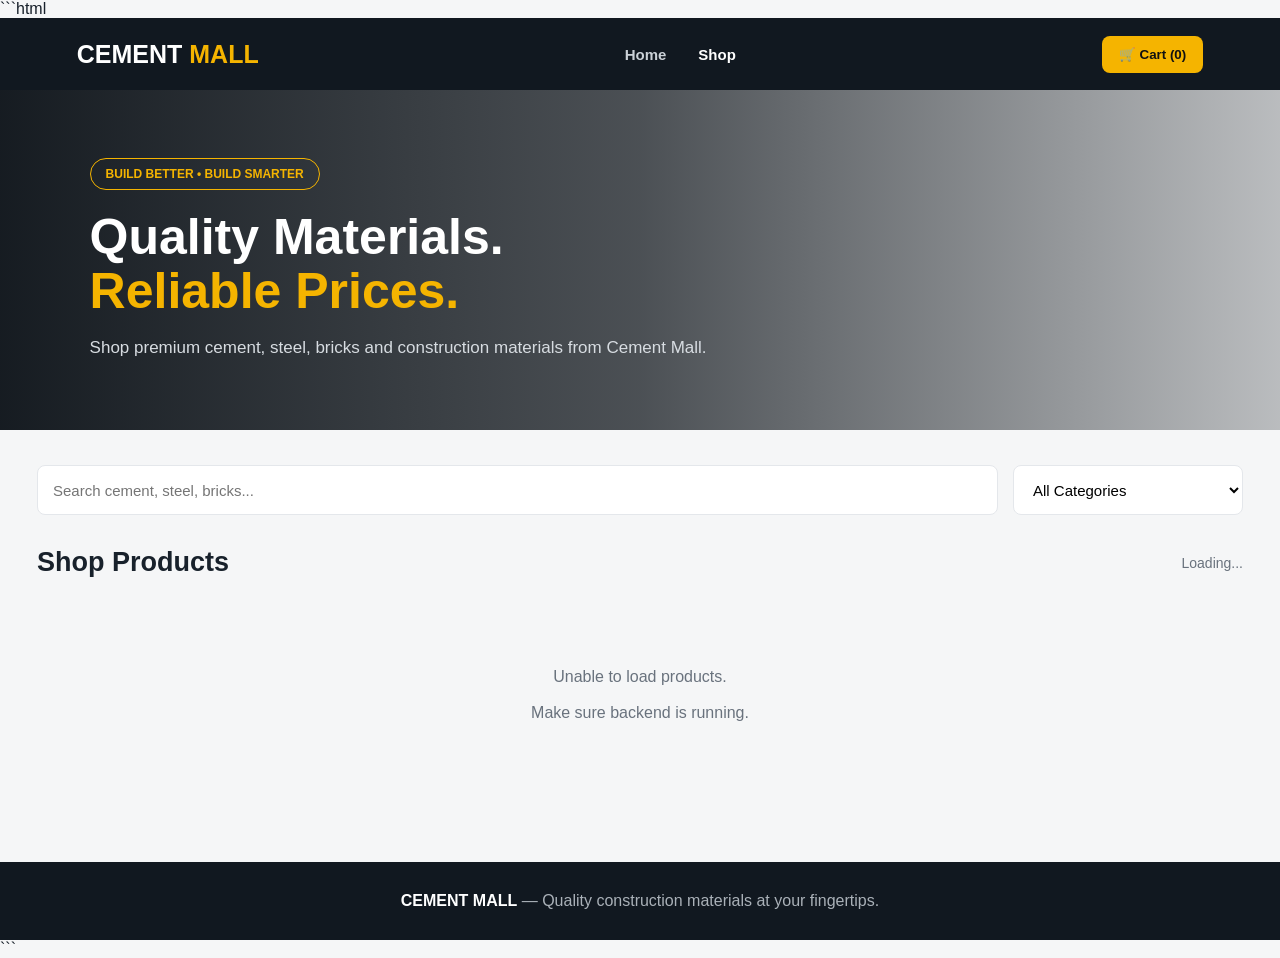
<file: frontend/Shop.html>
```html
<!DOCTYPE html>
<html lang="en">
<head>
<meta charset="UTF-8">
<meta name="viewport" content="width=device-width, initial-scale=1.0">

<title>Cement Mall | Shop</title>

<style>
*{
    margin:0;
    padding:0;
    box-sizing:border-box;
    font-family:Arial,Helvetica,sans-serif;
}

:root{
    --dark:#111820;
    --yellow:#f5b400;
    --bg:#f5f6f7;
    --white:#fff;
    --text:#18212b;
    --muted:#69727d;
    --border:#e4e7eb;
}

body{
    background:var(--bg);
    color:var(--text);
}

/* NAVBAR */

.navbar{
    height:72px;
    background:var(--dark);
    color:white;
    display:flex;
    align-items:center;
    justify-content:space-between;
    padding:0 6%;
    position:sticky;
    top:0;
    z-index:1000;
}

.logo{
    font-size:25px;
    font-weight:900;
}

.logo span{
    color:var(--yellow);
}

.nav-links{
    display:flex;
    gap:32px;
}

.nav-links a{
    color:#cbd1d7;
    text-decoration:none;
    font-size:15px;
    font-weight:600;
}

.nav-links a:hover,
.nav-links .active{
    color:white;
}

.cart-button{
    border:0;
    background:var(--yellow);
    color:#111;
    padding:11px 17px;
    border-radius:8px;
    font-weight:800;
    cursor:pointer;
}

/* HERO */

.hero{
    min-height:340px;
    display:flex;
    align-items:center;
    padding:50px 7%;

    background:
    linear-gradient(
        90deg,
        rgba(10,16,22,.95),
        rgba(10,16,22,.72),
        rgba(10,16,22,.25)
    ),
    url("https://images.unsplash.com/photo-1504307651254-35680f356dfd?auto=format&fit=crop&w=1800&q=90");

    background-size:cover;
    background-position:center;

    color:white;
}

.hero-content{
    max-width:650px;
}

.badge{
    display:inline-block;
    color:var(--yellow);
    border:1px solid var(--yellow);
    padding:8px 15px;
    border-radius:30px;
    font-size:12px;
    font-weight:800;
    margin-bottom:20px;
}

.hero h1{
    font-size:50px;
    line-height:1.08;
    margin-bottom:16px;
}

.hero h1 span{
    color:var(--yellow);
}

.hero p{
    color:#d7dce1;
    font-size:17px;
    line-height:1.6;
}

/* SHOP */

.shop{
    max-width:1250px;
    margin:auto;
    padding:35px 22px 70px;
}

/* FILTER */

.filters{
    display:flex;
    gap:15px;
    margin-bottom:32px;
}

.search{
    flex:1;
}

.search input,
.category select{
    width:100%;
    height:50px;
    background:white;
    border:1px solid var(--border);
    border-radius:8px;
    padding:0 15px;
    outline:none;
    font-size:15px;
}

.search input:focus,
.category select:focus{
    border-color:var(--yellow);
}

.category{
    width:230px;
}

/* HEADING */

.shop-heading{
    display:flex;
    justify-content:space-between;
    align-items:center;
    margin-bottom:20px;
}

.shop-heading h2{
    font-size:27px;
}

.shop-heading span{
    color:var(--muted);
    font-size:14px;
}

/* PRODUCTS */

.products{
    display:grid;
    grid-template-columns:repeat(4,1fr);
    gap:20px;
}

.card{
    background:white;
    border:1px solid var(--border);
    border-radius:12px;
    overflow:hidden;
    transition:.25s;
}

.card:hover{
    transform:translateY(-4px);
    box-shadow:0 15px 35px rgba(0,0,0,.08);
}

/* IMPORTANT IMAGE AREA */

.product-image{
    width:100%;
    height:225px;
    background:#ffffff;
    display:flex;
    align-items:center;
    justify-content:center;
    overflow:hidden;
    border-bottom:1px solid #f0f0f0;
}

.product-image img{
    width:100%;
    height:100%;
    object-fit:contain;
    padding:18px;
    display:block;
    transition:.3s ease;
}

.card:hover .product-image img{
    transform:scale(1.04);
}

/* INFO */

.info{
    padding:17px;
}

.brand{
    font-size:11px;
    font-weight:800;
    color:var(--muted);
    text-transform:uppercase;
    letter-spacing:.5px;
    margin-bottom:7px;
}

.name{
    font-size:16px;
    font-weight:800;
    line-height:1.35;
    min-height:44px;
}

.weight{
    color:var(--muted);
    font-size:13px;
    margin:8px 0 15px;
}

.bottom{
    display:flex;
    align-items:center;
    justify-content:space-between;
    gap:10px;
}

.price{
    font-size:20px;
    font-weight:900;
}

.price small{
    color:var(--muted);
    font-size:10px;
    font-weight:500;
}

.add-cart-btn{
    padding:10px 12px;
    border:none;
    border-radius:7px;
    background:var(--dark);
    color:white;
    cursor:pointer;
    font-size:12px;
    font-weight:800;
}

.add-cart-btn:hover{
    background:var(--yellow);
    color:#111;
}

/* LOADING */

.loading,
.no-products{
    grid-column:1/-1;
    text-align:center;
    padding:70px;
    color:var(--muted);
}

/* CART */

.overlay{
    position:fixed;
    inset:0;
    background:rgba(0,0,0,.5);
    opacity:0;
    visibility:hidden;
    z-index:1999;
    transition:.25s;
}

.overlay.active{
    opacity:1;
    visibility:visible;
}

.cart{
    position:fixed;
    top:0;
    right:0;
    width:420px;
    max-width:94%;
    height:100vh;
    background:white;
    z-index:2000;
    transform:translateX(100%);
    transition:.3s;
    display:flex;
    flex-direction:column;
}

.cart.active{
    transform:translateX(0);
}

.cart-head{
    padding:22px;
    border-bottom:1px solid var(--border);
    display:flex;
    justify-content:space-between;
    align-items:center;
}

.cart-head h2{
    font-size:21px;
}

.close{
    border:none;
    background:none;
    font-size:30px;
    cursor:pointer;
}

.cart-items{
    flex:1;
    overflow-y:auto;
    padding:0 22px;
}

.cart-item{
    padding:17px 0;
    border-bottom:1px solid var(--border);
}

.cart-top{
    display:flex;
    justify-content:space-between;
    gap:12px;
}

.cart-name{
    font-size:14px;
    font-weight:800;
}

.cart-price{
    font-weight:800;
}

.quantity{
    display:flex;
    align-items:center;
    gap:9px;
    margin-top:12px;
}

.quantity button{
    width:29px;
    height:29px;
    border:1px solid var(--border);
    background:white;
    border-radius:5px;
    cursor:pointer;
}

.quantity .remove{
    width:auto;
    border:0;
    color:#dc2626;
    margin-left:auto;
}

.empty{
    text-align:center;
    color:var(--muted);
    padding:70px 20px;
}

.cart-foot{
    padding:22px;
    border-top:1px solid var(--border);
}

.total{
    display:flex;
    justify-content:space-between;
    font-size:21px;
    font-weight:900;
    margin-bottom:17px;
}

.checkout{
    width:100%;
    padding:14px;
    border:none;
    border-radius:8px;
    background:var(--yellow);
    color:#111;
    font-size:15px;
    font-weight:900;
    cursor:pointer;
}

/* FOOTER */

footer{
    background:var(--dark);
    color:#aab1b8;
    padding:30px 7%;
    text-align:center;
}

footer strong{
    color:white;
}

/* RESPONSIVE */

@media(max-width:1050px){

    .products{
        grid-template-columns:repeat(3,1fr);
    }

}

@media(max-width:750px){

    .nav-links{
        display:none;
    }

    .hero{
        padding:45px 25px;
    }

    .hero h1{
        font-size:38px;
    }

    .filters{
        flex-direction:column;
    }

    .category{
        width:100%;
    }

    .products{
        grid-template-columns:repeat(2,1fr);
    }

}

@media(max-width:500px){

    .products{
        grid-template-columns:1fr;
    }

    .product-image{
        height:250px;
    }

}
</style>
</head>

<body>

<!-- NAVBAR -->

<nav class="navbar">

    <div class="logo">
        CEMENT <span>MALL</span>
    </div>

    <div class="nav-links">

        <a href="index.html">
            Home
        </a>

        <a href="shop.html" class="active">
            Shop
        </a>

    </div>

    <button
        class="cart-button"
        onclick="openCart()"
    >
        🛒 Cart (<span id="cartCount">0</span>)
    </button>

</nav>


<!-- HERO -->

<section class="hero">

    <div class="hero-content">

        <div class="badge">
            BUILD BETTER • BUILD SMARTER
        </div>

        <h1>
            Quality Materials.<br>
            <span>Reliable Prices.</span>
        </h1>

        <p>
            Shop premium cement, steel, bricks and
            construction materials from Cement Mall.
        </p>

    </div>

</section>


<!-- SHOP -->

<main class="shop">

    <div class="filters">

        <div class="search">

            <input
                id="searchInput"
                type="text"
                placeholder="Search cement, steel, bricks..."
            >

        </div>

        <div class="category">

            <select id="categoryFilter">

                <option value="all">
                    All Categories
                </option>

                <option value="Cement">
                    Cement
                </option>

                <option value="Steel">
                    Steel
                </option>

                <option value="Bricks">
                    Bricks
                </option>

                <option value="Sand">
                    Sand
                </option>

            </select>

        </div>

    </div>


    <div class="shop-heading">

        <h2>
            Shop Products
        </h2>

        <span id="productCount">
            Loading...
        </span>

    </div>


    <div
        class="products"
        id="productsGrid"
    >

        <div class="loading">
            Loading products...
        </div>

    </div>

</main>


<!-- CART OVERLAY -->

<div
    class="overlay"
    id="overlay"
    onclick="closeCart()"
></div>


<!-- CART -->

<aside
    class="cart"
    id="cart"
>

    <div class="cart-head">

        <h2>
            Your Cart
        </h2>

        <button
            class="close"
            onclick="closeCart()"
        >
            ×
        </button>

    </div>


    <div
        class="cart-items"
        id="cartItems"
    ></div>


    <div class="cart-foot">

        <div class="total">

            <span>
                Total
            </span>

            <span>
                ₹<span id="cartTotal">0</span>
            </span>

        </div>

        <button
            class="checkout"
            onclick="goToCheckout()"
        >
            Proceed to Checkout
        </button>

    </div>

</aside>


<footer>
    <strong>CEMENT MALL</strong>
    — Quality construction materials at your fingertips.
</footer>


<script>

const API_URL = "https://cement-market.onrender.com";

let products = [];

let cart =
    JSON.parse(
        localStorage.getItem("cart")
    ) || [];


/*
==================================================
PRODUCT IMAGES

These are individual construction-material
images. The image is displayed with CONTAIN,
not COVER, so the whole product remains visible.
==================================================
*/

function getProductImage(product){

    const imageMap = {

        1:
        "https://services.ibo.com/media/v1/products/images/77c77027-e186-43ae-9eb1-73f525a630f6/ultratech-ppc-grey-50-kg-cement-1.webp",

        2:
    "https://cdn.dotpe.in/longtail/item_thumbnails/8543072/fLjlz40i-800-800.webp",
        3:
        "https://coneonbucket.s3.ap-south-1.amazonaws.com/images/27c67f1c-dea7-49e2-b2a5-890407ea7da8.webp",

        4:
        "https://images.jdmagicbox.com/quickquotes/images_main/jk-super-protect-cement-qz4vsrvk.png",
      

        5:
        "https://encrypted-tbn0.gstatic.com/images?q=tbn:ANd9GcRK9KUS7QAr1R07KWHBacz2BI8M2OoWCkomdwIlsnZBJOHiAZozzfklQAk&s=10",

        6:
        "https://encrypted-tbn3.gstatic.com/shopping?q=tbn:ANd9GcQwgDrjsH2Yg88peDPE7hFcVEE4aRWcxJm-sBz-caQbSrOpze88xmVkK8z831hDF60ttMM6EF4dAS4uAYL2-edqDyeE38H7",

        7:
        "https://5.imimg.com/data5/SELLER/Default/2025/5/509315406/EY/VB/LX/126674581/4-inch-red-clay-bricks-500x500.jpg",

        8:
        "https://5.imimg.com/data5/SELLER/Default/2024/7/436927150/QA/AB/YL/221410137/acc-cement-blocks-500x500.jpg",

        9:
        "https://encrypted-tbn0.gstatic.com/images?q=tbn:ANd9GcR02Qd_d5uCAkMN2UEgMFNF3yU4x-rvcAsJ31-O4__lhQ&s",

        10:
        "https://apnagharbanao.in:4000/uploads/74658-1695626949892.jpg"

    };

    return imageMap[product.id] ||
           imageMap[9];
}


/*
==================================================
LOAD PRODUCTS
==================================================
*/

async function loadProducts(){

    try{

        const response =
            await fetch(
                `${API_URL}/api/products`
            );

        const data =
            await response.json();

        if(!data.success){

            throw new Error(
                "Products API failed"
            );

        }

        products =
            data.products;

        displayProducts(products);

        updateCart();

    }catch(error){

        console.error(error);

        document.getElementById(
            "productsGrid"
        ).innerHTML = `
            <div class="loading">
                Unable to load products.<br><br>
                Make sure backend is running.
            </div>
        `;

    }

}


/*
==================================================
DISPLAY PRODUCTS
==================================================
*/

function displayProducts(list){

    const grid =
        document.getElementById(
            "productsGrid"
        );

    document.getElementById(
        "productCount"
    ).textContent =
        `${list.length} products`;

    if(list.length === 0){

        grid.innerHTML = `
            <div class="no-products">
                No products found.
            </div>
        `;

        return;
    }

    grid.innerHTML = "";

    list.forEach(product => {

        const card =
            document.createElement("div");

        card.className =
            "card";

        card.innerHTML = `

            <div class="product-image">

                <img
                    src="${getProductImage(product)}"
                    alt="${product.name}"
                    loading="lazy"
                    onerror="
                        this.src='https://images.unsplash.com/photo-1504307651254-35680f356dfd?auto=format&fit=crop&w=1000&q=90'
                    "
                >

            </div>

            <div class="info">

                <div class="brand">
                    ${product.brand}
                </div>

                <div class="name">
                    ${product.name}
                </div>

                <div class="weight">
                    ${product.weight}
                </div>

                <div class="bottom">

                    <div class="price">
                        ₹${product.price}
                        <small>/ unit</small>
                    </div>

                    <button
                        class="add-cart-btn"
                        onclick="addToCart(${product.id})"
                    >
                        Add to Cart
                    </button>

                </div>

            </div>

        `;

        grid.appendChild(card);

    });

}


/*
==================================================
CART
==================================================
*/

function addToCart(id){

    const product =
        products.find(
            p => p.id === id
        );

    if(!product) return;

    const existing =
        cart.find(
            item => item.id === id
        );

    if(existing){

        existing.quantity++;

    }else{

        cart.push({

            id:product.id,
            name:product.name,
            price:product.price,
            quantity:1

        });

    }

    saveCart();

    updateCart();

    openCart();

}


function saveCart(){

    localStorage.setItem(
        "cart",
        JSON.stringify(cart)
    );

}


function updateCart(){

    const items =
        document.getElementById(
            "cartItems"
        );

    const count =
        cart.reduce(
            (sum,item)=>
                sum + item.quantity,
            0
        );

    const total =
        cart.reduce(
            (sum,item)=>
                sum +
                item.price *
                item.quantity,
            0
        );

    document.getElementById(
        "cartCount"
    ).textContent = count;

    document.getElementById(
        "cartTotal"
    ).textContent = total;

    if(cart.length === 0){

        items.innerHTML = `
            <div class="empty">
                Your cart is empty.
            </div>
        `;

        return;
    }

    items.innerHTML = "";

    cart.forEach(item => {

        const div =
            document.createElement("div");

        div.className =
            "cart-item";

        div.innerHTML = `

            <div class="cart-top">

                <div class="cart-name">
                    ${item.name}
                </div>

                <div class="cart-price">
                    ₹${item.price * item.quantity}
                </div>

            </div>

            <div class="quantity">

                <button
                    onclick="changeQuantity(${item.id},-1)"
                >
                    −
                </button>

                <span>
                    ${item.quantity}
                </span>

                <button
                    onclick="changeQuantity(${item.id},1)"
                >
                    +
                </button>

                <button
                    class="remove"
                    onclick="removeItem(${item.id})"
                >
                    Remove
                </button>

            </div>

        `;

        items.appendChild(div);

    });

}


function changeQuantity(id,change){

    const item =
        cart.find(
            item => item.id === id
        );

    if(!item) return;

    item.quantity += change;

    if(item.quantity <= 0){

        cart =
            cart.filter(
                item => item.id !== id
            );

    }

    saveCart();

    updateCart();

}


function removeItem(id){

    cart =
        cart.filter(
            item => item.id !== id
        );

    saveCart();

    updateCart();

}


/*
==================================================
CART OPEN / CLOSE
==================================================
*/

function openCart(){

    document
        .getElementById("cart")
        .classList.add("active");

    document
        .getElementById("overlay")
        .classList.add("active");

}


function closeCart(){

    document
        .getElementById("cart")
        .classList.remove("active");

    document
        .getElementById("overlay")
        .classList.remove("active");

}


/*
==================================================
CHECKOUT
==================================================
*/

function goToCheckout(){

    if(cart.length === 0){

        alert(
            "Your cart is empty."
        );

        return;
    }

    window.location.href =
        "checkout.html";

}


/*
==================================================
SEARCH
==================================================
*/

document
    .getElementById("searchInput")
    .addEventListener(
        "input",
        filterProducts
    );


document
    .getElementById("categoryFilter")
    .addEventListener(
        "change",
        filterProducts
    );


function filterProducts(){

    const search =
        document
            .getElementById(
                "searchInput"
            )
            .value
            .toLowerCase()
            .trim();

    const category =
        document
            .getElementById(
                "categoryFilter"
            )
            .value;

    const filtered =
        products.filter(product => {

            const searchMatch =
                product.name
                    .toLowerCase()
                    .includes(search) ||

                product.brand
                    .toLowerCase()
                    .includes(search);

            const categoryMatch =
                category === "all" ||
                product.category === category;

            return (
                searchMatch &&
                categoryMatch
            );

        });

    displayProducts(filtered);

}


/*
==================================================
START
==================================================
*/

loadProducts();

</script>

</body>
</html>
```
</file>
<file: frontend/css/style.css>
/* =========================================================
   CEMENT MALL — PREMIUM UI
========================================================= */

:root {
    --bg: #f5f3ef;
    --surface: #ffffff;
    --dark: #171717;
    --dark-2: #242424;
    --text: #202020;
    --muted: #77736c;
    --border: #e5e1da;
    --accent: #c98224;
    --accent-dark: #9d6218;
    --soft: #eee9e1;
    --radius: 18px;
    --shadow: 0 16px 45px rgba(0, 0, 0, 0.08);
}


/* =========================================================
   RESET
========================================================= */

* {
    margin: 0;
    padding: 0;
    box-sizing: border-box;
}


html {
    scroll-behavior: smooth;
}


body {
    font-family:
        Inter,
        Arial,
        Helvetica,
        sans-serif;

    background: var(--bg);
    color: var(--text);
    line-height: 1.6;
}


a {
    color: inherit;
    text-decoration: none;
}


button,
input,
select {
    font: inherit;
}


button {
    cursor: pointer;
}


/* =========================================================
   NAVBAR
========================================================= */

.navbar {
    position: sticky;
    top: 0;
    z-index: 1000;

    background: rgba(245, 243, 239, 0.94);

    border-bottom: 1px solid var(--border);

    backdrop-filter: blur(18px);
}


.nav-container {
    width: min(1240px, 92%);

    margin: auto;

    min-height: 76px;

    display: flex;
    align-items: center;
    justify-content: space-between;

    gap: 30px;
}


/* BRAND */

.brand {
    display: flex;
    align-items: center;
    gap: 11px;

    flex-shrink: 0;
}


.brand-mark {
    width: 42px;
    height: 42px;

    display: grid;
    place-items: center;

    background: var(--dark);
    color: #fff;

    font-size: 13px;
    font-weight: 800;

    letter-spacing: 1px;

    border-radius: 10px;
}


.brand-name {
    display: flex;
    flex-direction: column;

    line-height: 1;
}


.brand-name strong {
    font-size: 15px;
    letter-spacing: 1.5px;
}


.brand-name span {
    margin-top: 4px;

    font-size: 11px;
    letter-spacing: 4px;

    color: var(--accent);

    font-weight: 700;
}


/* NAV LINKS */

.nav-links {
    display: flex;
    align-items: center;
    gap: 27px;
}


.nav-links a {
    position: relative;

    font-size: 13px;
    font-weight: 600;

    color: #66625c;

    transition: 0.25s ease;
}


.nav-links a:hover,
.nav-links a.active {
    color: var(--dark);
}


.nav-links a.active::after {
    content: "";

    position: absolute;

    left: 0;
    right: 0;
    bottom: -9px;

    height: 2px;

    background: var(--accent);
}


/* NAV ACTIONS */

.nav-actions {
    display: flex;
    align-items: center;
    gap: 10px;
}


.search-trigger,
.cart-button {
    border: 1px solid var(--border);

    background: var(--surface);

    padding: 10px 14px;

    border-radius: 11px;

    font-size: 13px;
    font-weight: 600;

    display: flex;
    align-items: center;
    gap: 7px;

    transition: 0.25s ease;
}


.search-trigger:hover,
.cart-button:hover {
    border-color: var(--accent);

    transform: translateY(-1px);
}


.cart-button small {
    min-width: 20px;
    height: 20px;

    padding: 0 5px;

    display: grid;
    place-items: center;

    background: var(--dark);
    color: white;

    border-radius: 50%;

    font-size: 10px;
}


/* =========================================================
   HERO
========================================================= */

.hero {
    width: min(1240px, 92%);

    min-height: 650px;

    margin: 32px auto 0;

    padding: 75px;

    position: relative;
    overflow: hidden;

    display: grid;
    grid-template-columns: 1.1fr 0.9fr;
    align-items: center;

    background:
        linear-gradient(
            110deg,
            #1b1b1b 0%,
            #242321 60%,
            #302c27 100%
        );

    color: white;

    border-radius: 30px;
}


.hero::before {
    content: "";

    position: absolute;

    width: 500px;
    height: 500px;

    right: -170px;
    top: -150px;

    border-radius: 50%;

    border: 1px solid rgba(255,255,255,0.12);

    box-shadow:
        0 0 0 80px rgba(255,255,255,0.025),
        0 0 0 160px rgba(255,255,255,0.018);
}


.hero-content {
    position: relative;
    z-index: 2;

    max-width: 650px;
}


.eyebrow,
.section-label {
    color: var(--accent);

    font-size: 11px;
    font-weight: 800;

    letter-spacing: 2.5px;
}


.hero h1 {
    margin-top: 18px;

    font-size: clamp(52px, 7vw, 88px);

    line-height: 0.96;

    letter-spacing: -4px;
}


.hero h1 span {
    color: var(--accent);
}


.hero-description {
    max-width: 540px;

    margin-top: 25px;

    color: #bbb8b2;

    font-size: 16px;
}


.hero-buttons {
    display: flex;
    gap: 12px;

    margin-top: 34px;
}


.btn {
    display: inline-flex;
    align-items: center;
    justify-content: center;

    padding: 14px 22px;

    border-radius: 11px;

    font-size: 13px;
    font-weight: 800;

    transition: 0.25s ease;
}


.btn-primary {
    background: var(--accent);
    color: white;
}


.btn-primary:hover {
    background: var(--accent-dark);

    transform: translateY(-2px);
}


.btn-secondary {
    background: rgba(255,255,255,0.07);

    border: 1px solid rgba(255,255,255,0.15);

    color: white;
}


.btn-secondary:hover {
    background: rgba(255,255,255,0.13);
}


/* HERO STATS */

.hero-stats {
    display: flex;

    gap: 45px;

    margin-top: 55px;
}


.hero-stats div {
    display: flex;
    flex-direction: column;
}


.hero-stats strong {
    font-size: 24px;
}


.hero-stats span {
    margin-top: 2px;

    color: #8f8c86;

    font-size: 11px;

    text-transform: uppercase;

    letter-spacing: 1px;
}


/* HERO CARD */

.hero-visual {
    height: 100%;

    display: grid;
    place-items: center;

    position: relative;
}


.hero-card {
    width: 310px;
    min-height: 360px;

    padding: 35px;

    position: relative;

    display: flex;
    flex-direction: column;
    justify-content: flex-end;

    background:
        linear-gradient(
            145deg,
            #bdb8ae,
            #777168
        );

    border-radius: 24px;

    transform: rotate(3deg);

    box-shadow: 30px 30px 70px rgba(0,0,0,0.35);
}


.hero-card::before {
    content: "BUILD";

    position: absolute;

    top: 30px;
    left: 30px;

    font-size: 58px;
    font-weight: 900;

    color: rgba(255,255,255,0.18);
}


.hero-card-label {
    color: #f1d1a4;

    font-size: 10px;
    font-weight: 800;

    letter-spacing: 2px;
}


.hero-card h3 {
    margin-top: 10px;

    font-size: 34px;

    line-height: 1.05;
}


.hero-card p {
    margin-top: 12px;

    color: #dedbd5;

    font-size: 13px;
}


.hero-card a {
    margin-top: 22px;

    font-size: 13px;
    font-weight: 800;
}


/* =========================================================
   SECTIONS
========================================================= */

.categories-section,
.featured-section,
.brands-section,
.why-section {
    width: min(1240px, 92%);

    margin: 120px auto 0;
}


.section-heading {
    display: flex;
    align-items: flex-end;
    justify-content: space-between;

    gap: 30px;

    margin-bottom: 35px;
}


.section-heading h2 {
    margin-top: 8px;

    font-size: clamp(32px, 4vw, 48px);

    line-height: 1.05;

    letter-spacing: -2px;
}


.view-all {
    font-size: 13px;
    font-weight: 800;

    color: var(--accent);
}


.view-all:hover {
    color: var(--accent-dark);
}


/* =========================================================
   CATEGORY CARDS
========================================================= */

.category-grid {
    display: grid;

    grid-template-columns:
        repeat(4, 1fr);

    gap: 16px;
}


.category-card {
    min-height: 280px;

    padding: 28px;

    position: relative;
    overflow: hidden;

    background: var(--surface);

    border: 1px solid var(--border);

    border-radius: var(--radius);

    transition: 0.3s ease;
}


.category-card:hover {
    transform: translateY(-7px);

    box-shadow: var(--shadow);

    border-color: #d4c1a6;
}


.category-number {
    position: absolute;

    top: 20px;
    right: 23px;

    font-size: 11px;

    color: #aaa39a;
}


.category-icon {
    width: 50px;
    height: 50px;

    display: grid;
    place-items: center;

    background: var(--dark);
    color: var(--accent);

    border-radius: 13px;

    font-size: 18px;
    font-weight: 900;
}


.category-card h3 {
    margin-top: 65px;

    font-size: 21px;
}


.category-card p {
    margin-top: 8px;

    color: var(--muted);

    font-size: 13px;
}


.category-card span {
    position: absolute;

    bottom: 27px;

    font-size: 12px;
    font-weight: 800;

    color: var(--accent);
}


/* =========================================================
   WHY SECTION
========================================================= */

.why-section {
    padding: 70px;

    display: grid;

    grid-template-columns: 0.85fr 1.15fr;

    gap: 70px;

    background: var(--dark);

    color: white;

    border-radius: 28px;
}


.why-content h2 {
    margin-top: 15px;

    font-size: clamp(38px, 5vw, 60px);

    line-height: 1;

    letter-spacing: -3px;
}


.why-content h2 span {
    color: var(--accent);
}


.why-content > p:last-child {
    margin-top: 24px;

    max-width: 470px;

    color: #aaa7a1;

    font-size: 14px;
}


.why-grid {
    display: grid;

    grid-template-columns: repeat(2, 1fr);

    gap: 12px;
}


.why-card {
    padding: 25px;

    background: #242424;

    border: 1px solid #303030;

    border-radius: 15px;
}


.why-icon {
    width: 35px;
    height: 35px;

    display: grid;
    place-items: center;

    background: rgba(201,130,36,0.15);

    color: var(--accent);

    border-radius: 9px;

    font-weight: 900;
}


.why-card h3 {
    margin-top: 22px;

    font-size: 16px;
}


.why-card p {
    margin-top: 5px;

    color: #8f8c86;

    font-size: 12px;
}


/* =========================================================
   PRODUCT GRID
========================================================= */

.product-grid {
    display: grid;

    grid-template-columns:
        repeat(4, 1fr);

    gap: 16px;
}


.product-card {
    overflow: hidden;

    background: var(--surface);

    border: 1px solid var(--border);

    border-radius: var(--radius);

    transition: 0.3s ease;
}


.product-card:hover {
    transform: translateY(-6px);

    box-shadow: var(--shadow);
}


.product-image {
    height: 230px;

    background:
        linear-gradient(
            135deg,
            #ddd8d0,
            #aaa49a
        );

    display: grid;
    place-items: center;
}


.product-placeholder {
    width: 100px;
    height: 100px;

    display: grid;
    place-items: center;

    background: rgba(255,255,255,0.35);

    border: 1px solid rgba(255,255,255,0.5);

    border-radius: 20px;

    font-size: 45px;
    font-weight: 900;

    color: rgba(0,0,0,0.45);
}


.product-info {
    padding: 20px;
}


.product-category {
    font-size: 9px;
    font-weight: 800;

    color: var(--accent);

    letter-spacing: 1.5px;

    text-transform: uppercase;
}


.product-info h3 {
    margin-top: 8px;

    font-size: 16px;

    line-height: 1.3;
}


.product-brand {
    margin-top: 4px;

    color: var(--muted);

    font-size: 12px;
}


.product-bottom {
    margin-top: 18px;

    padding-top: 14px;

    display: flex;
    align-items: center;
    justify-content: space-between;

    border-top: 1px solid var(--border);
}


.product-bottom strong {
    font-size: 18px;
}


.product-bottom button {
    padding: 9px 12px;

    border: none;

    background: var(--dark);
    color: white;

    border-radius: 8px;

    font-size: 11px;
    font-weight: 700;

    transition: 0.2s ease;
}


.product-bottom button:hover {
    background: var(--accent);
}


.loading-card {
    grid-column: 1 / -1;

    min-height: 180px;

    display: grid;
    place-items: center;

    background: var(--surface);

    border: 1px solid var(--border);

    border-radius: var(--radius);

    color: var(--muted);

    font-size: 13px;
}


/* =========================================================
   BRANDS
========================================================= */

.brand-list {
    display: grid;

    grid-template-columns:
        repeat(6, 1fr);

    border-top: 1px solid var(--border);
    border-bottom: 1px solid var(--border);
}


.brand-item {
    min-height: 100px;

    display: grid;
    place-items: center;

    padding: 15px;

    color: #77736c;

    font-size: 14px;
    font-weight: 800;

    border-right: 1px solid var(--border);

    transition: 0.2s ease;
}


.brand-item:last-child {
    border-right: none;
}


.brand-item:hover {
    color: var(--dark);

    background: #ebe7e0;
}


/* =========================================================
   CTA
========================================================= */

.cta-section {
    width: min(1240px, 92%);

    margin: 100px auto;

    padding: 65px;

    display: flex;
    align-items: center;
    justify-content: space-between;

    gap: 30px;

    background:
        linear-gradient(
            120deg,
            #e9e3d9,
            #d8cfc0
        );

    border-radius: 25px;
}


.cta-section h2 {
    margin-top: 10px;

    font-size: clamp(35px, 5vw, 60px);

    line-height: 1;

    letter-spacing: -3px;
}


.cta-section h2 span {
    color: var(--accent-dark);
}


.cta-section p:last-child {
    margin-top: 12px;

    color: #716b63;

    font-size: 14px;
}


/* =========================================================
   FOOTER
========================================================= */

.footer {
    background: var(--dark);

    color: white;

    padding: 70px 0 25px;
}


.footer-main {
    width: min(1240px, 92%);

    margin: auto;

    display: grid;

    grid-template-columns:
        1.5fr repeat(3, 1fr);

    gap: 50px;
}


.footer-brand p {
    max-width: 300px;

    margin-top: 20px;

    color: #898681;

    font-size: 13px;
}


.footer-column {
    display: flex;
    flex-direction: column;

    gap: 10px;
}


.footer-column h4 {
    margin-bottom: 10px;

    color: var(--accent);

    font-size: 10px;

    letter-spacing: 2px;
}


.footer-column a {
    color: #92908b;

    font-size: 12px;

    transition: 0.2s ease;
}


.footer-column a:hover {
    color: white;
}


.footer-bottom {
    width: min(1240px, 92%);

    margin: 55px auto 0;

    padding-top: 20px;

    display: flex;
    justify-content: space-between;

    border-top: 1px solid #303030;

    color: #686762;

    font-size: 11px;
}


/* =========================================================
   RESPONSIVE
========================================================= */

@media (max-width: 1050px) {

    .nav-links {
        gap: 15px;
    }

    .hero {
        padding: 55px;
    }

    .category-grid,
    .product-grid {
        grid-template-columns:
            repeat(2, 1fr);
    }

    .brand-list {
        grid-template-columns:
            repeat(3, 1fr);
    }

    .brand-item:nth-child(3) {
        border-right: none;
    }

}


@media (max-width: 800px) {

    .nav-container {
        min-height: 70px;
    }

    .nav-links {
        display: none;
    }

    .hero {
        grid-template-columns: 1fr;

        min-height: auto;

        padding: 50px 30px;
    }

    .hero-visual {
        display: none;
    }

    .hero h1 {
        letter-spacing: -2px;
    }

    .why-section {
        grid-template-columns: 1fr;

        padding: 40px 28px;
    }

    .footer-main {
        grid-template-columns:
            repeat(2, 1fr);
    }

    .footer-brand {
        grid-column: 1 / -1;
    }

    .cta-section {
        flex-direction: column;
        align-items: flex-start;
    }

}


@media (max-width: 560px) {

    .search-trigger {
        display: none;
    }

    .hero {
        width: 94%;

        margin-top: 15px;

        border-radius: 22px;

        padding: 40px 22px;
    }

    .hero h1 {
        font-size: 50px;
    }

    .hero-buttons {
        flex-direction: column;
    }

    .hero-stats {
        gap: 20px;
        justify-content: space-between;
    }

    .hero-stats strong {
        font-size: 19px;
    }

    .categories-section,
    .featured-section,
    .brands-section,
    .why-section {
        width: 94%;

        margin-top: 75px;
    }

    .section-heading {
        align-items: flex-start;

        flex-direction: column;
    }

    .category-grid,
    .product-grid {
        grid-template-columns: 1fr;
    }

    .why-grid {
        grid-template-columns: 1fr;
    }

    .brand-list {
        grid-template-columns:
            repeat(2, 1fr);
    }

    .brand-item:nth-child(odd) {
        border-right: 1px solid var(--border);
    }

    .brand-item:nth-child(even) {
        border-right: none;
    }

    .cta-section {
        width: 94%;

        padding: 40px 25px;
    }

    .footer-main {
        grid-template-columns: 1fr;
    }

    .footer-bottom {
        flex-direction: column;

        gap: 8px;
    }

}
</file>
